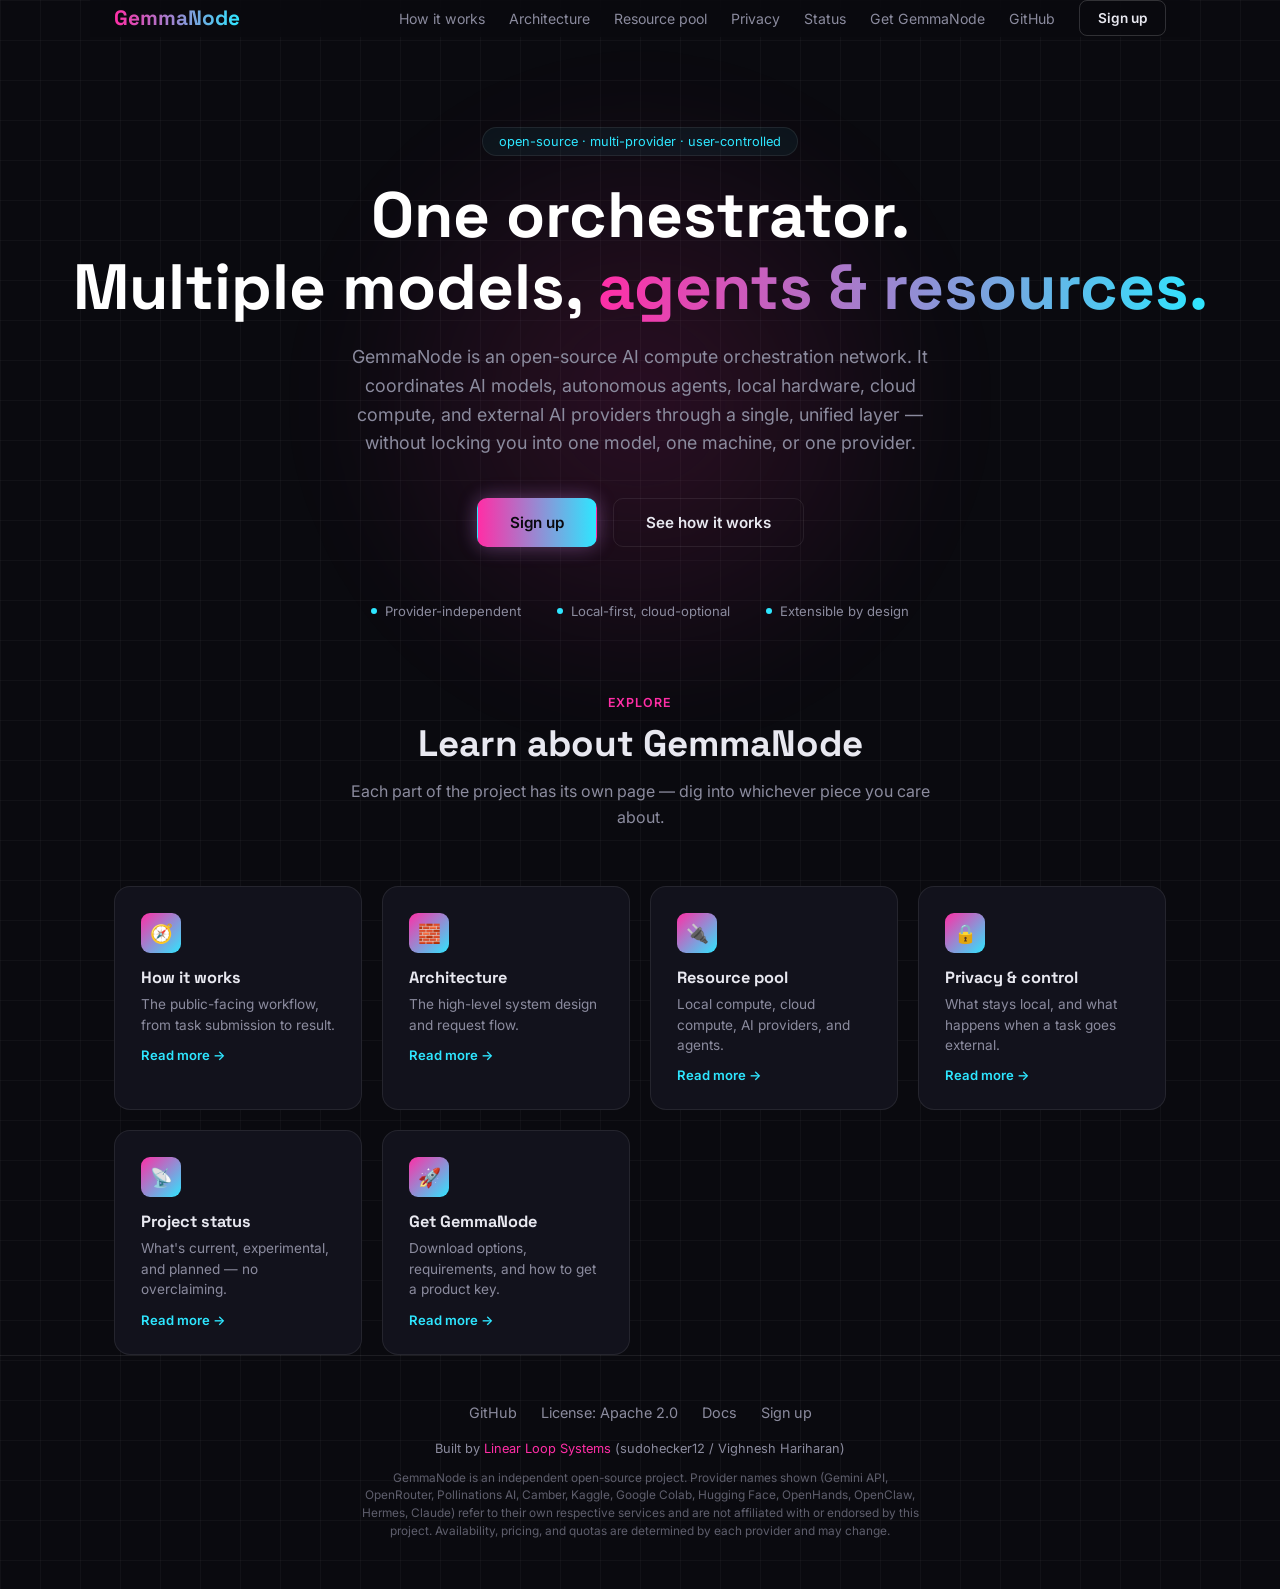
<file: index.html>
<!DOCTYPE html>
<html lang="en">
<head>
<meta charset="UTF-8">
<meta name="viewport" content="width=device-width, initial-scale=1.0">
<title>GemmaNode — AI Compute Orchestration Network</title>
<meta name="description" content="GemmaNode is an open-source AI compute orchestration network that coordinates AI models, autonomous agents, local hardware, cloud compute, and external AI providers through one unified layer.">
<meta name="theme-color" content="#0a0a0f">
<meta property="og:title" content="GemmaNode — AI Compute Orchestration Network">
<meta property="og:description" content="GemmaNode is an open-source AI compute orchestration network that coordinates AI models, autonomous agents, local hardware, cloud compute, and external AI providers through one unified layer.">
<meta property="og:type" content="website">
<link rel="icon" type="image/svg+xml" href="/logo.svg">
<link rel="preconnect" href="https://fonts.googleapis.com">
<link href="https://fonts.googleapis.com/css2?family=Space+Grotesk:wght@400;500;600;700&family=Inter:wght@400;500;600&family=JetBrains+Mono:wght@400;500&display=swap" rel="stylesheet">
<link rel="stylesheet" href="styles.css">
</head>
<body>
<a href="#main" class="skip-link">Skip to content</a>
<nav class="wrap" id="site-nav">
  <a class="logo" href="index.html">GemmaNode</a>
  <div class="nav-links">
    <a class="nav-link" href="how-it-works.html">How it works</a>
    <a class="nav-link" href="architecture.html">Architecture</a>
    <a class="nav-link" href="resources.html">Resource pool</a>
    <a class="nav-link" href="privacy.html">Privacy</a>
    <a class="nav-link" href="status.html">Status</a>
    <a class="nav-link" href="get-started.html">Get GemmaNode</a>
    <a class="nav-link" href="https://github.com/Linear-Loop-Systems/GemmaNode">GitHub</a>
    <a class="nav-cta" href="signup.html">Sign up</a>
  </div>
</nav>
<main id="main">

<section class="hero">
  <div class="badge">open-source · multi-provider · user-controlled</div>
  <h1>One orchestrator.<br>Multiple models, <span>agents &amp; resources.</span></h1>
  <p>GemmaNode is an open-source AI compute orchestration network. It coordinates AI models, autonomous agents, local hardware, cloud compute, and external AI providers through a single, unified layer — without locking you into one model, one machine, or one provider.</p>
  <div class="btn-row">
    <a href="signup.html" class="btn btn-primary">Sign up</a>
    <a href="how-it-works.html" class="btn btn-ghost">See how it works</a>
  </div>
  <div class="hero-strip">
    <div><span class="dot"></span>Provider-independent</div>
    <div><span class="dot"></span>Local-first, cloud-optional</div>
    <div><span class="dot"></span>Extensible by design</div>
  </div>
</section>

<section class="wrap">
  <span class="eyebrow">Explore</span>
  <div class="section-title">
    <h2>Learn about GemmaNode</h2>
    <p>Each part of the project has its own page — dig into whichever piece you care about.</p>
  </div>
  <div class="home-links">
    <a class="home-link-card" href="how-it-works.html">
      <div class="icon">🧭</div>
      <h3>How it works</h3>
      <p>The public-facing workflow, from task submission to result.</p>
      <div class="arrow">Read more →</div>
    </a>
    <a class="home-link-card" href="architecture.html">
      <div class="icon">🧱</div>
      <h3>Architecture</h3>
      <p>The high-level system design and request flow.</p>
      <div class="arrow">Read more →</div>
    </a>
    <a class="home-link-card" href="resources.html">
      <div class="icon">🔌</div>
      <h3>Resource pool</h3>
      <p>Local compute, cloud compute, AI providers, and agents.</p>
      <div class="arrow">Read more →</div>
    </a>
    <a class="home-link-card" href="privacy.html">
      <div class="icon">🔒</div>
      <h3>Privacy &amp; control</h3>
      <p>What stays local, and what happens when a task goes external.</p>
      <div class="arrow">Read more →</div>
    </a>
    <a class="home-link-card" href="status.html">
      <div class="icon">📡</div>
      <h3>Project status</h3>
      <p>What's current, experimental, and planned — no overclaiming.</p>
      <div class="arrow">Read more →</div>
    </a>
    <a class="home-link-card" href="get-started.html">
      <div class="icon">🚀</div>
      <h3>Get GemmaNode</h3>
      <p>Download options, requirements, and how to get a product key.</p>
      <div class="arrow">Read more →</div>
    </a>
  </div>
</section>
</main>
<footer>
  <div class="foot-links">
    <a href="https://github.com/Linear-Loop-Systems/GemmaNode">GitHub</a>
    <a href="YOUR_LICENSE_URL">License: Apache 2.0</a>
    <a href="YOUR_DOCS_URL">Docs</a>
    <a href="signup.html">Sign up</a>
  </div>
  <div class="credit">Built by <span>Linear Loop Systems</span> (sudohecker12 / Vighnesh Hariharan)</div>
  <p class="disclosure">GemmaNode is an independent open-source project. Provider names shown (Gemini API, OpenRouter, Pollinations AI, Camber, Kaggle, Google Colab, Hugging Face, OpenHands, OpenClaw, Hermes, Claude) refer to their own respective services and are not affiliated with or endorsed by this project. Availability, pricing, and quotas are determined by each provider and may change.</p>
</footer>
<script src="app.js"></script>
</body>
</html>
</file>
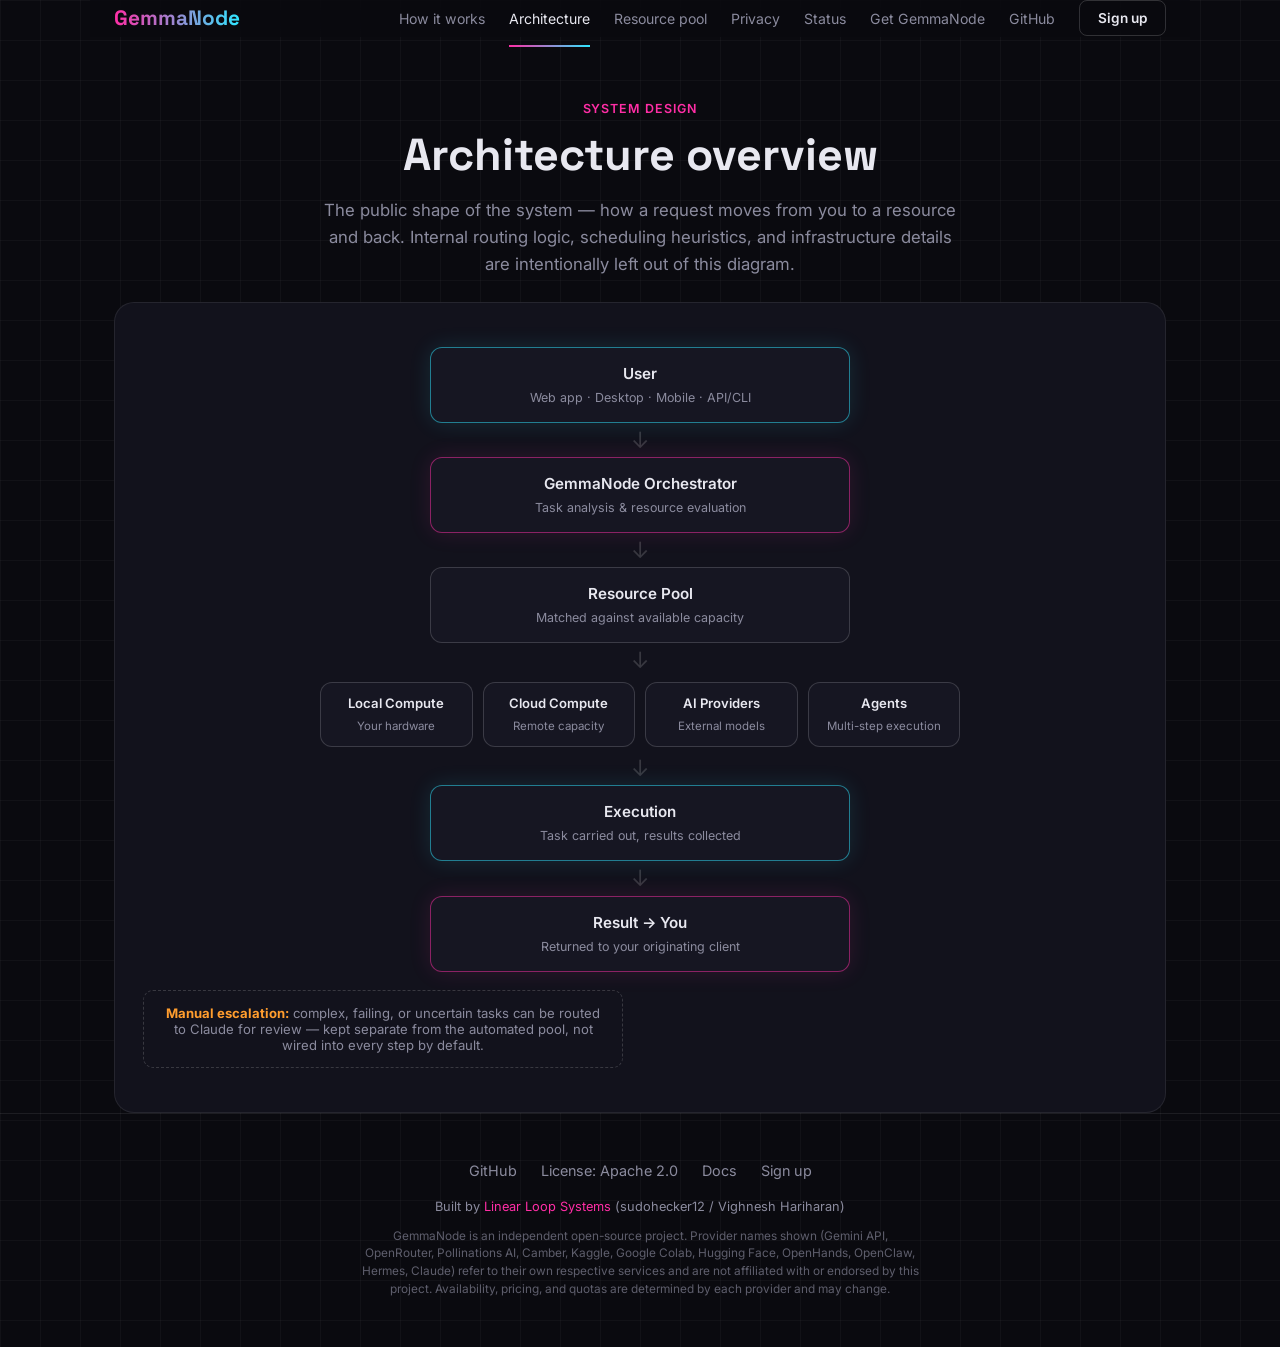
<file: architecture.html>
<!DOCTYPE html>
<html lang="en">
<head>
<meta charset="UTF-8">
<meta name="viewport" content="width=device-width, initial-scale=1.0">
<title>GemmaNode Architecture</title>
<meta name="description" content="The public architecture overview of GemmaNode — how a request flows from user to resource and back.">
<meta name="theme-color" content="#0a0a0f">
<meta property="og:title" content="GemmaNode Architecture">
<meta property="og:description" content="The public architecture overview of GemmaNode — how a request flows from user to resource and back.">
<meta property="og:type" content="website">
<link rel="icon" type="image/svg+xml" href="/logo.svg">
<link rel="preconnect" href="https://fonts.googleapis.com">
<link href="https://fonts.googleapis.com/css2?family=Space+Grotesk:wght@400;500;600;700&family=Inter:wght@400;500;600&family=JetBrains+Mono:wght@400;500&display=swap" rel="stylesheet">
<link rel="stylesheet" href="styles.css">
</head>
<body>
<a href="#main" class="skip-link">Skip to content</a>
<nav class="wrap" id="site-nav">
  <a class="logo" href="index.html">GemmaNode</a>
  <div class="nav-links">
    <a class="nav-link" href="how-it-works.html">How it works</a>
    <a class="nav-link active" href="architecture.html">Architecture</a>
    <a class="nav-link" href="resources.html">Resource pool</a>
    <a class="nav-link" href="privacy.html">Privacy</a>
    <a class="nav-link" href="status.html">Status</a>
    <a class="nav-link" href="get-started.html">Get GemmaNode</a>
    <a class="nav-link" href="https://github.com/Linear-Loop-Systems/GemmaNode">GitHub</a>
    <a class="nav-cta" href="signup.html">Sign up</a>
  </div>
</nav>
<main id="main">

<section class="page-hero">
  <span class="eyebrow">System design</span>
  <h1>Architecture overview</h1>
  <p>The public shape of the system — how a request moves from you to a resource and back. Internal routing logic, scheduling heuristics, and infrastructure details are intentionally left out of this diagram.</p>
</section>
<section class="wrap">
  <div class="flow-wrap">
    <div class="flow">
      <div class="flow-node accent"><h4>User</h4><span>Web app · Desktop · Mobile · API/CLI</span></div>
      <div class="flow-arrow">↓</div>
      <div class="flow-node pink"><h4>GemmaNode Orchestrator</h4><span>Task analysis &amp; resource evaluation</span></div>
      <div class="flow-arrow">↓</div>
      <div class="flow-node"><h4>Resource Pool</h4><span>Matched against available capacity</span></div>
      <div class="flow-arrow">↓</div>
      <div class="flow-pool">
        <div class="flow-node"><h4>Local Compute</h4><span>Your hardware</span></div>
        <div class="flow-node"><h4>Cloud Compute</h4><span>Remote capacity</span></div>
        <div class="flow-node"><h4>AI Providers</h4><span>External models</span></div>
        <div class="flow-node"><h4>Agents</h4><span>Multi-step execution</span></div>
      </div>
      <div class="flow-arrow">↓</div>
      <div class="flow-node accent"><h4>Execution</h4><span>Task carried out, results collected</span></div>
      <div class="flow-arrow">↓</div>
      <div class="flow-node pink"><h4>Result → You</h4><span>Returned to your originating client</span></div>
    </div>
    <div class="escalation-note">
      <b>Manual escalation:</b> complex, failing, or uncertain tasks can be routed to Claude for review — kept separate from the automated pool, not wired into every step by default.
    </div>
  </div>
</section>
</main>
<footer>
  <div class="foot-links">
    <a href="https://github.com/Linear-Loop-Systems/GemmaNode">GitHub</a>
    <a href="YOUR_LICENSE_URL">License: Apache 2.0</a>
    <a href="YOUR_DOCS_URL">Docs</a>
    <a href="signup.html">Sign up</a>
  </div>
  <div class="credit">Built by <span>Linear Loop Systems</span> (sudohecker12 / Vighnesh Hariharan)</div>
  <p class="disclosure">GemmaNode is an independent open-source project. Provider names shown (Gemini API, OpenRouter, Pollinations AI, Camber, Kaggle, Google Colab, Hugging Face, OpenHands, OpenClaw, Hermes, Claude) refer to their own respective services and are not affiliated with or endorsed by this project. Availability, pricing, and quotas are determined by each provider and may change.</p>
</footer>
<script src="app.js"></script>
</body>
</html>
</file>
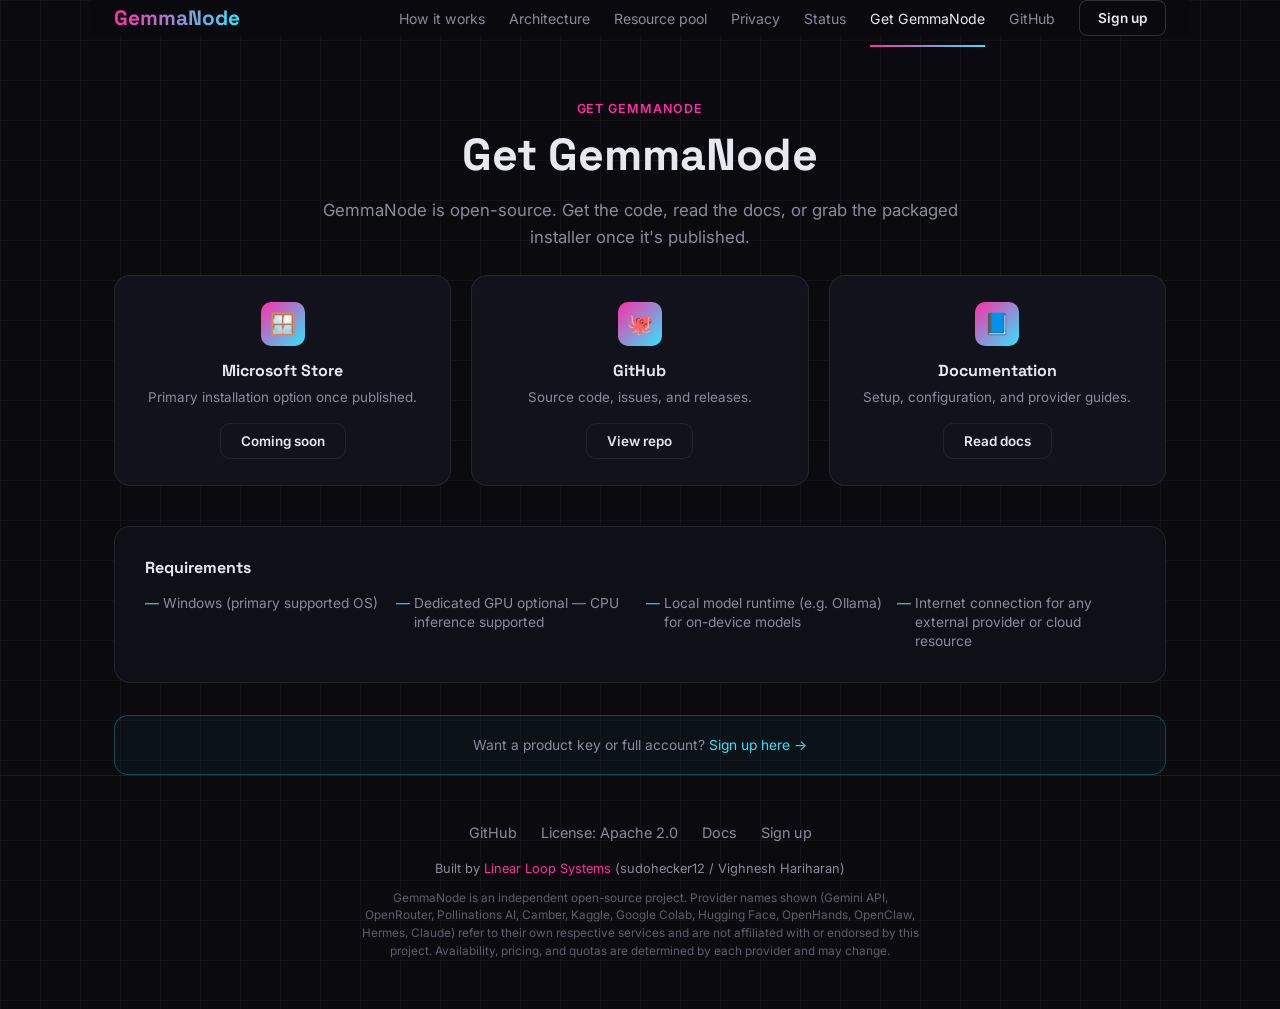
<file: get-started.html>
<!DOCTYPE html>
<html lang="en">
<head>
<meta charset="UTF-8">
<meta name="viewport" content="width=device-width, initial-scale=1.0">
<title>Get GemmaNode</title>
<meta name="description" content="Download GemmaNode, read the docs, check requirements, and get a free product key.">
<meta name="theme-color" content="#0a0a0f">
<meta property="og:title" content="Get GemmaNode">
<meta property="og:description" content="Download GemmaNode, read the docs, check requirements, and get a free product key.">
<meta property="og:type" content="website">
<link rel="icon" type="image/svg+xml" href="/logo.svg">
<link rel="preconnect" href="https://fonts.googleapis.com">
<link href="https://fonts.googleapis.com/css2?family=Space+Grotesk:wght@400;500;600;700&family=Inter:wght@400;500;600&family=JetBrains+Mono:wght@400;500&display=swap" rel="stylesheet">
<link rel="stylesheet" href="styles.css">
</head>
<body>
<a href="#main" class="skip-link">Skip to content</a>
<nav class="wrap" id="site-nav">
  <a class="logo" href="index.html">GemmaNode</a>
  <div class="nav-links">
    <a class="nav-link" href="how-it-works.html">How it works</a>
    <a class="nav-link" href="architecture.html">Architecture</a>
    <a class="nav-link" href="resources.html">Resource pool</a>
    <a class="nav-link" href="privacy.html">Privacy</a>
    <a class="nav-link" href="status.html">Status</a>
    <a class="nav-link active" href="get-started.html">Get GemmaNode</a>
    <a class="nav-link" href="https://github.com/Linear-Loop-Systems/GemmaNode">GitHub</a>
    <a class="nav-cta" href="signup.html">Sign up</a>
  </div>
</nav>
<main id="main">

<section class="page-hero">
  <span class="eyebrow">Get GemmaNode</span>
  <h1>Get GemmaNode</h1>
  <p>GemmaNode is open-source. Get the code, read the docs, or grab the packaged installer once it's published.</p>
</section>
<section class="wrap">
  <div class="get-grid">
    <div class="get-card">
      <div class="icon">🪟</div>
      <h3>Microsoft Store</h3>
      <p>Primary installation option once published.</p>
      <a class="btn btn-ghost" href="YOUR_STORE_URL">Coming soon</a>
    </div>
    <div class="get-card">
      <div class="icon">🐙</div>
      <h3>GitHub</h3>
      <p>Source code, issues, and releases.</p>
      <a class="btn btn-ghost" href="https://github.com/Linear-Loop-Systems/GemmaNode">View repo</a>
    </div>
    <div class="get-card">
      <div class="icon">📘</div>
      <h3>Documentation</h3>
      <p>Setup, configuration, and provider guides.</p>
      <a class="btn btn-ghost" href="YOUR_DOCS_URL">Read docs</a>
    </div>
  </div>
  <div class="req-box">
    <h3>Requirements</h3>
    <ul class="req-list">
      <li>Windows (primary supported OS)</li>
      <li>Dedicated GPU optional — CPU inference supported</li>
      <li>Local model runtime (e.g. Ollama) for on-device models</li>
      <li>Internet connection for any external provider or cloud resource</li>
    </ul>
  </div>
  <div class="note-box" style="margin-top:32px;text-align:center;">
    Want a product key or full account? <a href="signup.html" style="color:var(--blue);">Sign up here →</a>
  </div>
</section>
</main>
<footer>
  <div class="foot-links">
    <a href="https://github.com/Linear-Loop-Systems/GemmaNode">GitHub</a>
    <a href="YOUR_LICENSE_URL">License: Apache 2.0</a>
    <a href="YOUR_DOCS_URL">Docs</a>
    <a href="signup.html">Sign up</a>
  </div>
  <div class="credit">Built by <span>Linear Loop Systems</span> (sudohecker12 / Vighnesh Hariharan)</div>
  <p class="disclosure">GemmaNode is an independent open-source project. Provider names shown (Gemini API, OpenRouter, Pollinations AI, Camber, Kaggle, Google Colab, Hugging Face, OpenHands, OpenClaw, Hermes, Claude) refer to their own respective services and are not affiliated with or endorsed by this project. Availability, pricing, and quotas are determined by each provider and may change.</p>
</footer>
<script src="app.js"></script>
</body>
</html>
</file>
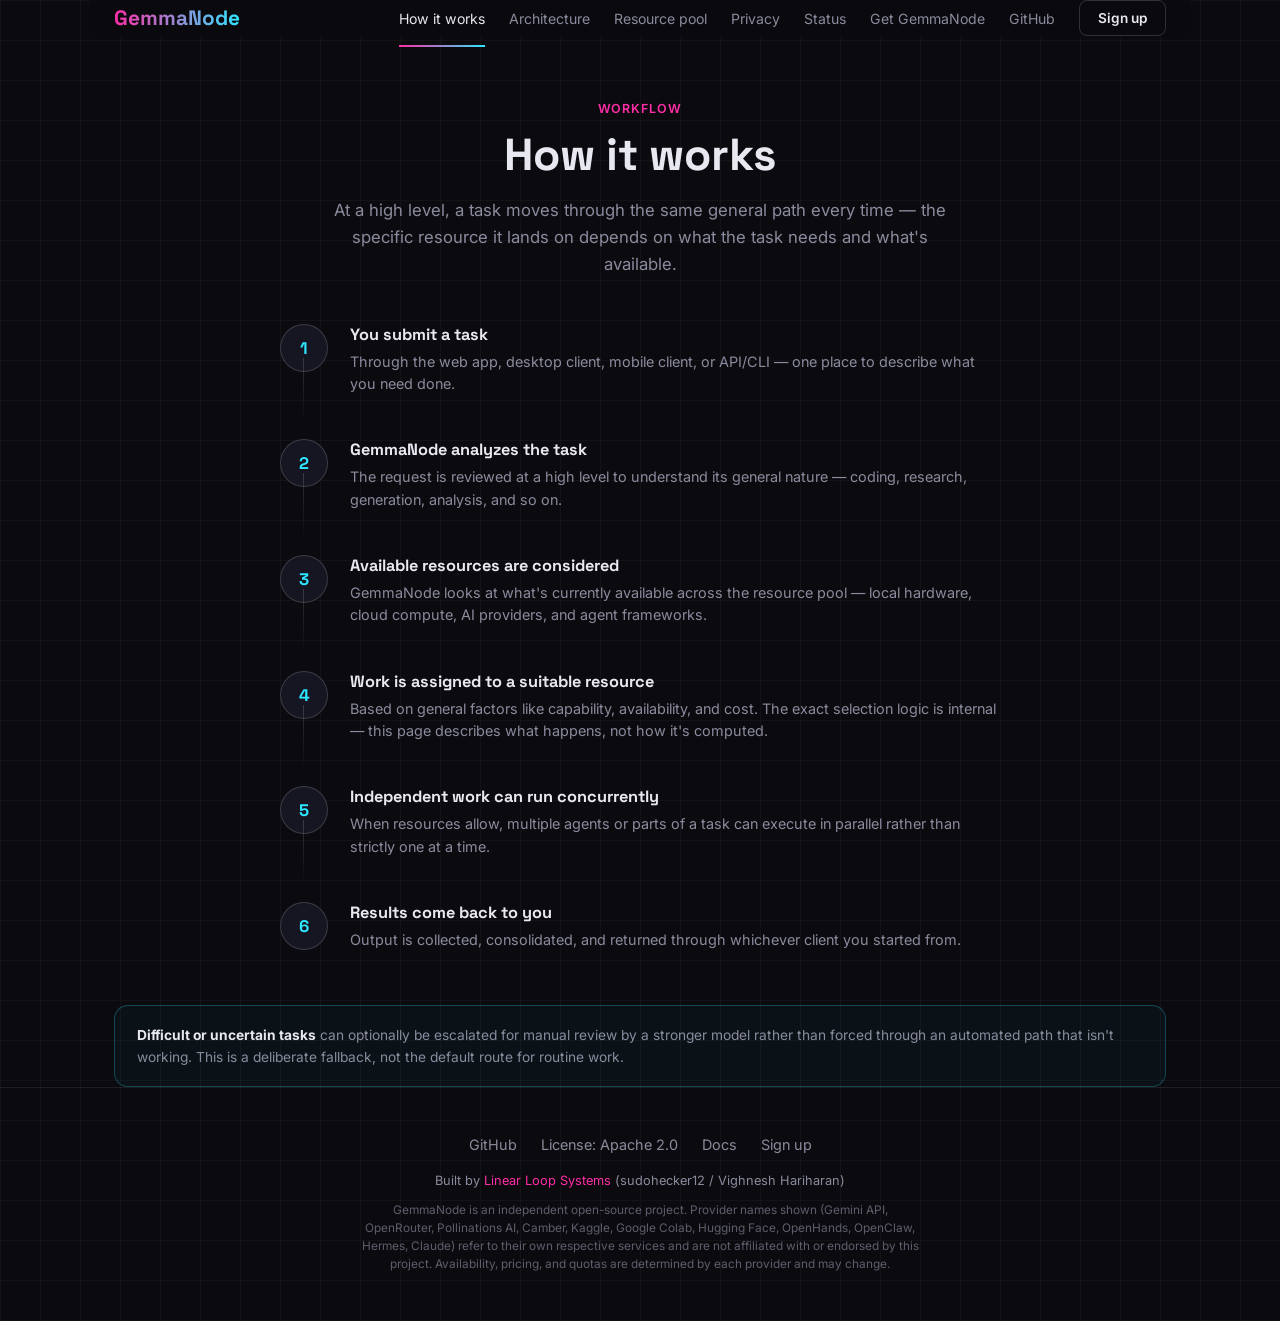
<file: how-it-works.html>
<!DOCTYPE html>
<html lang="en">
<head>
<meta charset="UTF-8">
<meta name="viewport" content="width=device-width, initial-scale=1.0">
<title>How GemmaNode Works</title>
<meta name="description" content="The public-facing workflow of GemmaNode, from task submission to result — in six steps.">
<meta name="theme-color" content="#0a0a0f">
<meta property="og:title" content="How GemmaNode Works">
<meta property="og:description" content="The public-facing workflow of GemmaNode, from task submission to result — in six steps.">
<meta property="og:type" content="website">
<link rel="icon" type="image/svg+xml" href="/logo.svg">
<link rel="preconnect" href="https://fonts.googleapis.com">
<link href="https://fonts.googleapis.com/css2?family=Space+Grotesk:wght@400;500;600;700&family=Inter:wght@400;500;600&family=JetBrains+Mono:wght@400;500&display=swap" rel="stylesheet">
<link rel="stylesheet" href="styles.css">
</head>
<body>
<a href="#main" class="skip-link">Skip to content</a>
<nav class="wrap" id="site-nav">
  <a class="logo" href="index.html">GemmaNode</a>
  <div class="nav-links">
    <a class="nav-link active" href="how-it-works.html">How it works</a>
    <a class="nav-link" href="architecture.html">Architecture</a>
    <a class="nav-link" href="resources.html">Resource pool</a>
    <a class="nav-link" href="privacy.html">Privacy</a>
    <a class="nav-link" href="status.html">Status</a>
    <a class="nav-link" href="get-started.html">Get GemmaNode</a>
    <a class="nav-link" href="https://github.com/Linear-Loop-Systems/GemmaNode">GitHub</a>
    <a class="nav-cta" href="signup.html">Sign up</a>
  </div>
</nav>
<main id="main">

<section class="page-hero">
  <span class="eyebrow">Workflow</span>
  <h1>How it works</h1>
  <p>At a high level, a task moves through the same general path every time — the specific resource it lands on depends on what the task needs and what's available.</p>
</section>
<section class="wrap">
  <div class="steps">
    <div class="step">
      <div class="step-num">1</div>
      <div class="step-body">
        <h3>You submit a task</h3>
        <p>Through the web app, desktop client, mobile client, or API/CLI — one place to describe what you need done.</p>
      </div>
    </div>
    <div class="step">
      <div class="step-num">2</div>
      <div class="step-body">
        <h3>GemmaNode analyzes the task</h3>
        <p>The request is reviewed at a high level to understand its general nature — coding, research, generation, analysis, and so on.</p>
      </div>
    </div>
    <div class="step">
      <div class="step-num">3</div>
      <div class="step-body">
        <h3>Available resources are considered</h3>
        <p>GemmaNode looks at what's currently available across the resource pool — local hardware, cloud compute, AI providers, and agent frameworks.</p>
      </div>
    </div>
    <div class="step">
      <div class="step-num">4</div>
      <div class="step-body">
        <h3>Work is assigned to a suitable resource</h3>
        <p>Based on general factors like capability, availability, and cost. The exact selection logic is internal — this page describes what happens, not how it's computed.</p>
      </div>
    </div>
    <div class="step">
      <div class="step-num">5</div>
      <div class="step-body">
        <h3>Independent work can run concurrently</h3>
        <p>When resources allow, multiple agents or parts of a task can execute in parallel rather than strictly one at a time.</p>
      </div>
    </div>
    <div class="step">
      <div class="step-num">6</div>
      <div class="step-body">
        <h3>Results come back to you</h3>
        <p>Output is collected, consolidated, and returned through whichever client you started from.</p>
      </div>
    </div>
  </div>
  <div class="note-box">
    <b>Difficult or uncertain tasks</b> can optionally be escalated for manual review by a stronger model rather than forced through an automated path that isn't working. This is a deliberate fallback, not the default route for routine work.
  </div>
</section>
</main>
<footer>
  <div class="foot-links">
    <a href="https://github.com/Linear-Loop-Systems/GemmaNode">GitHub</a>
    <a href="YOUR_LICENSE_URL">License: Apache 2.0</a>
    <a href="YOUR_DOCS_URL">Docs</a>
    <a href="signup.html">Sign up</a>
  </div>
  <div class="credit">Built by <span>Linear Loop Systems</span> (sudohecker12 / Vighnesh Hariharan)</div>
  <p class="disclosure">GemmaNode is an independent open-source project. Provider names shown (Gemini API, OpenRouter, Pollinations AI, Camber, Kaggle, Google Colab, Hugging Face, OpenHands, OpenClaw, Hermes, Claude) refer to their own respective services and are not affiliated with or endorsed by this project. Availability, pricing, and quotas are determined by each provider and may change.</p>
</footer>
<script src="app.js"></script>
</body>
</html>
</file>
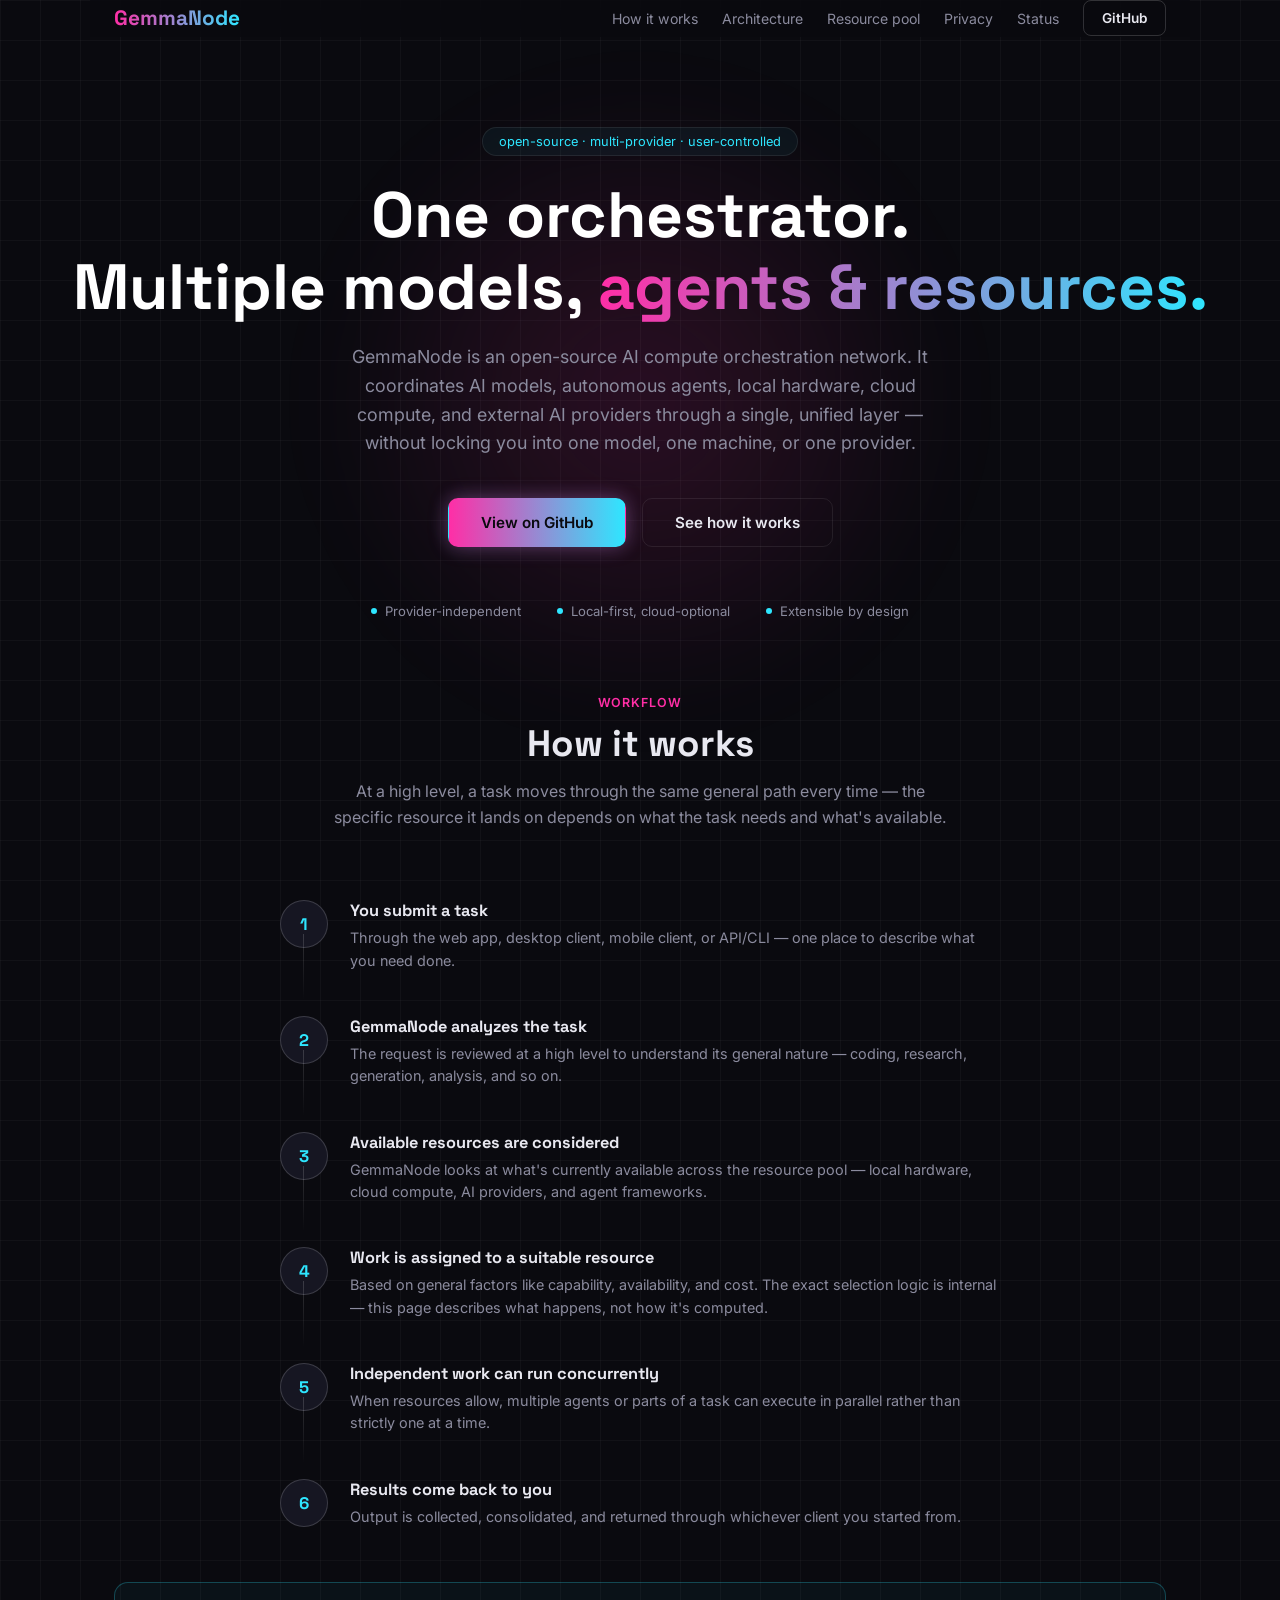
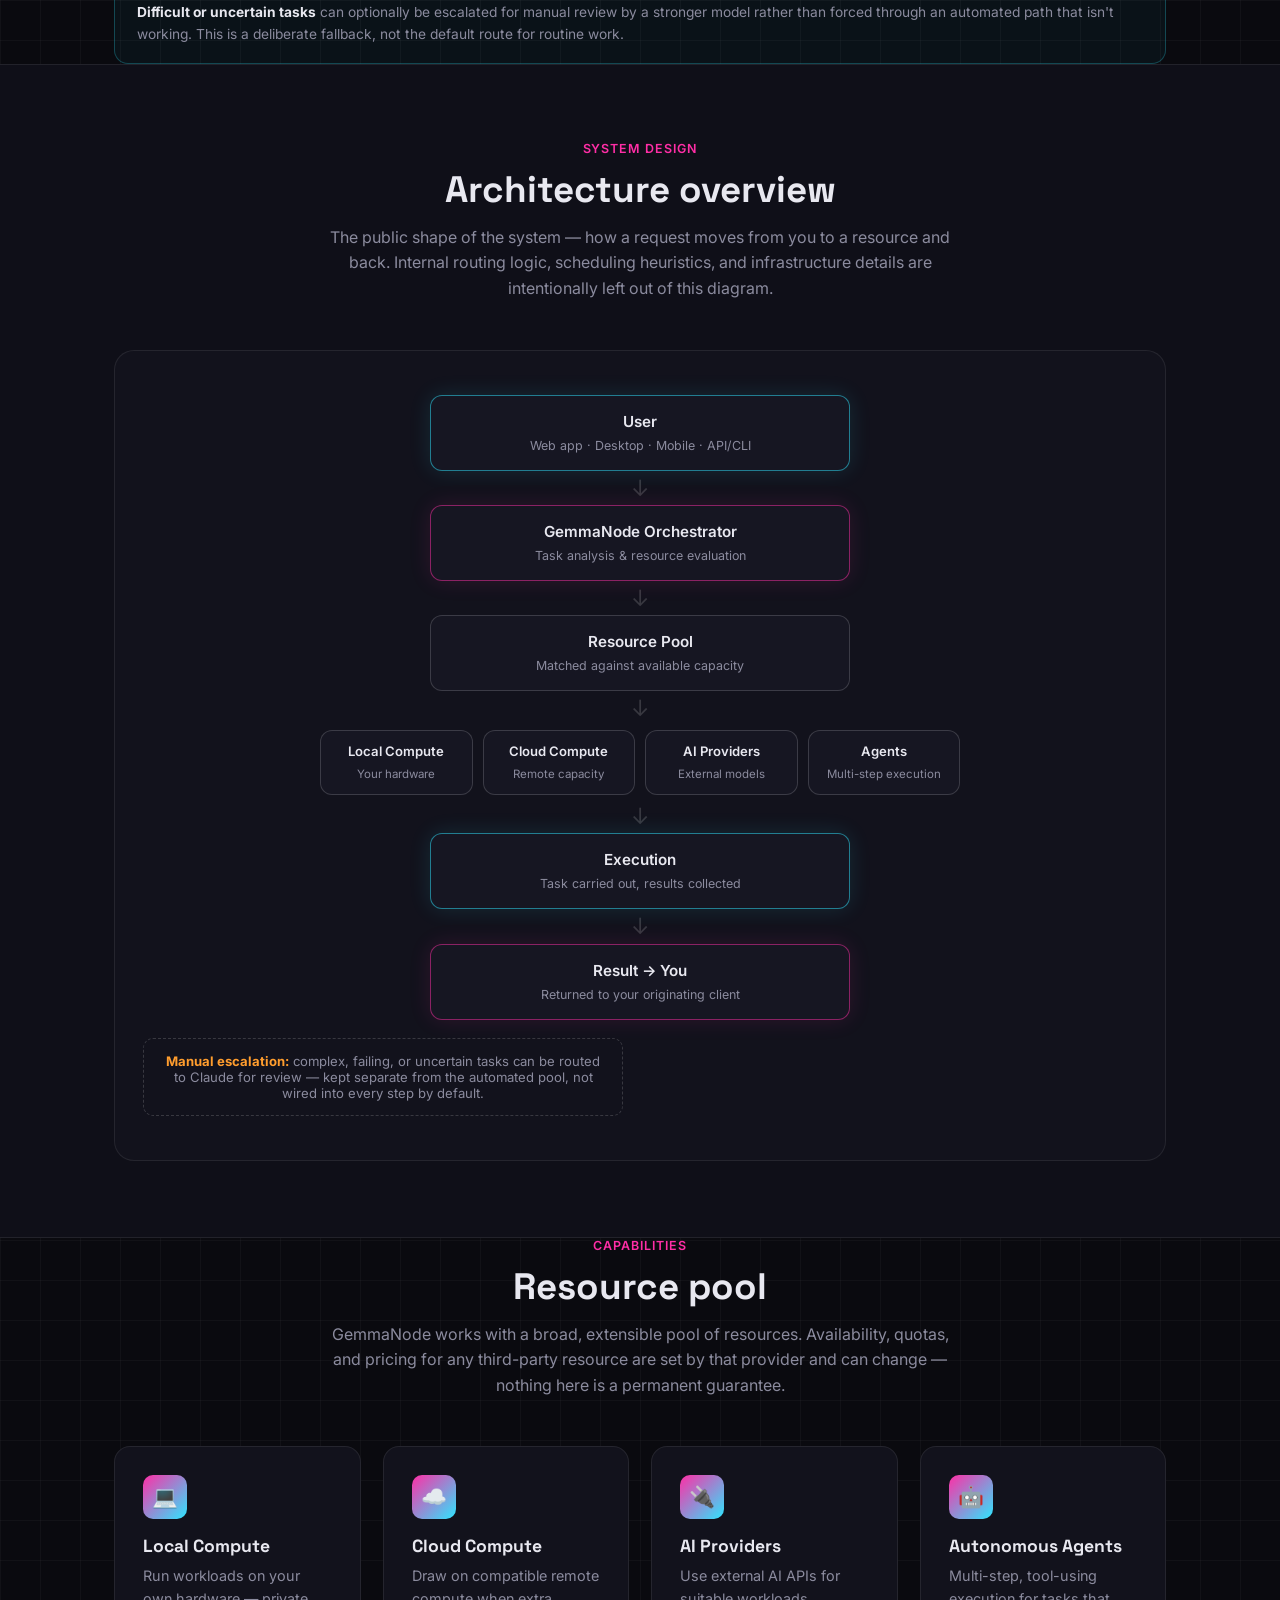
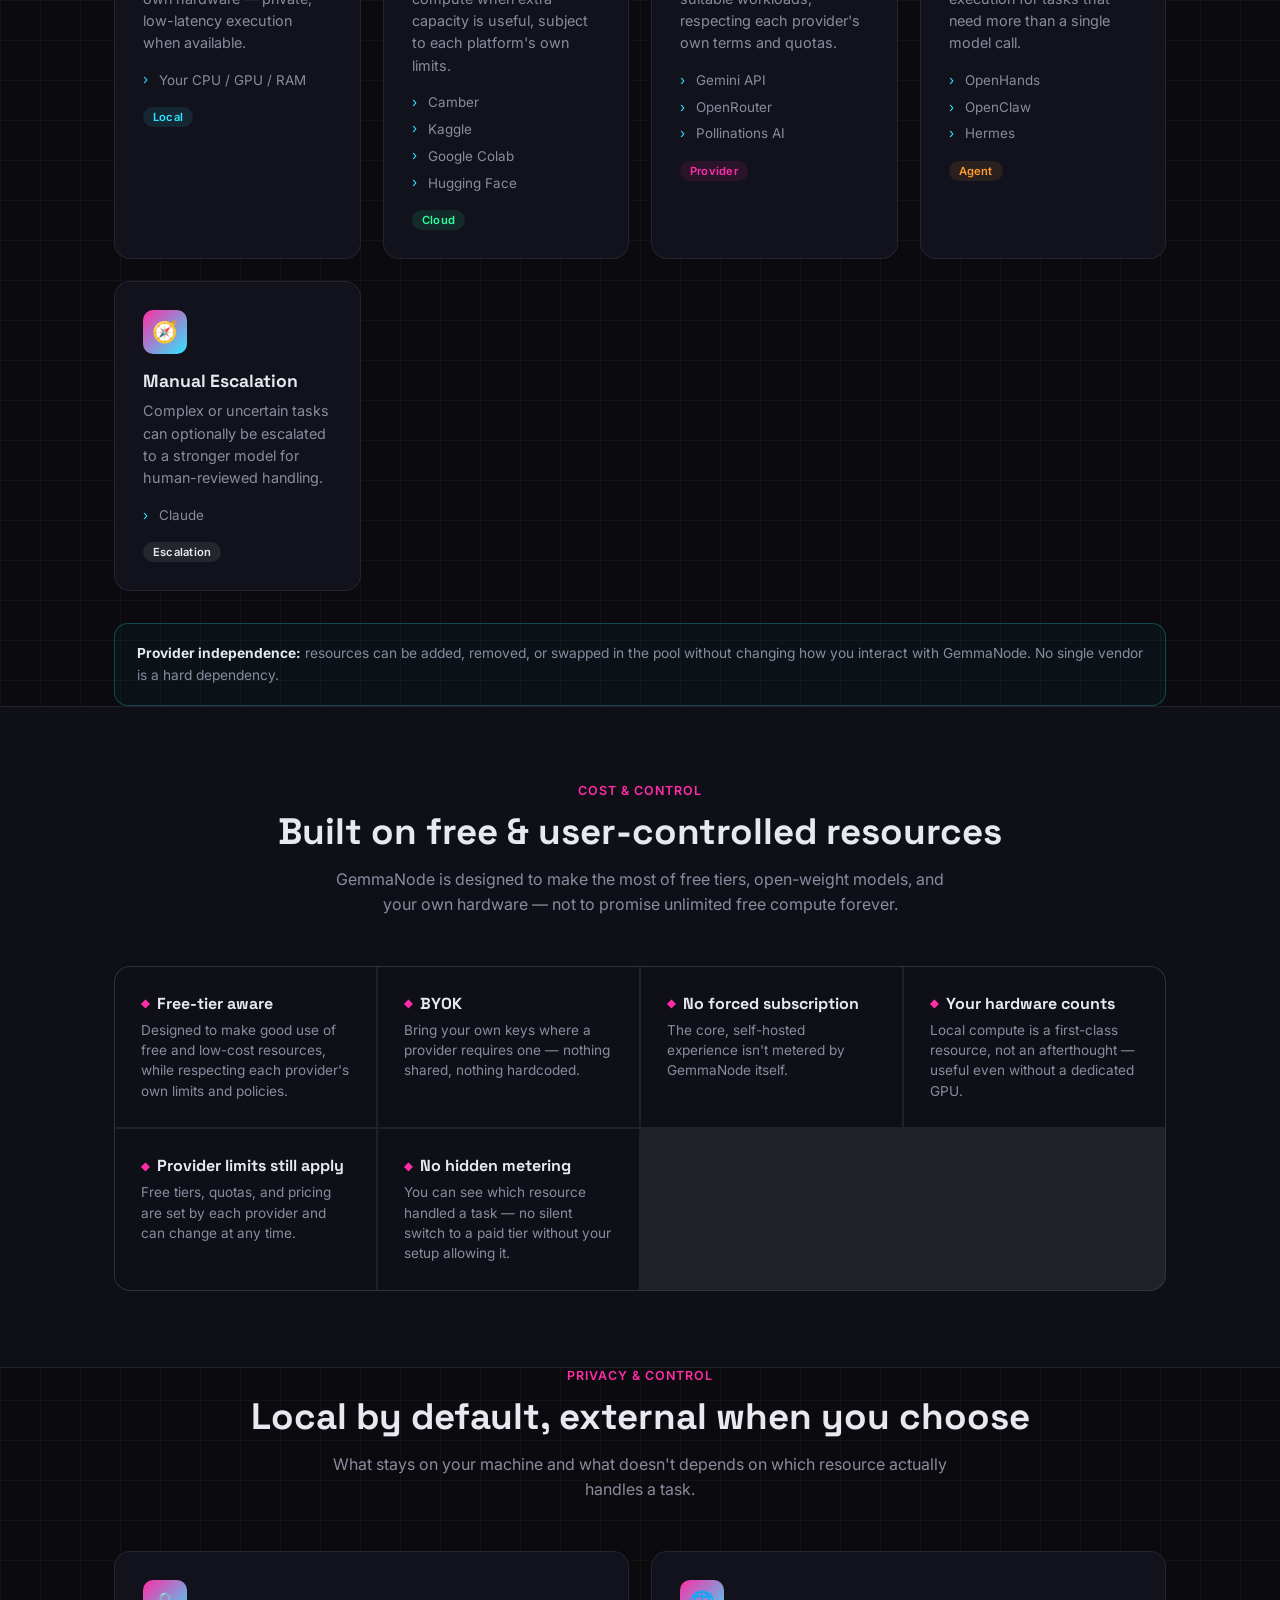
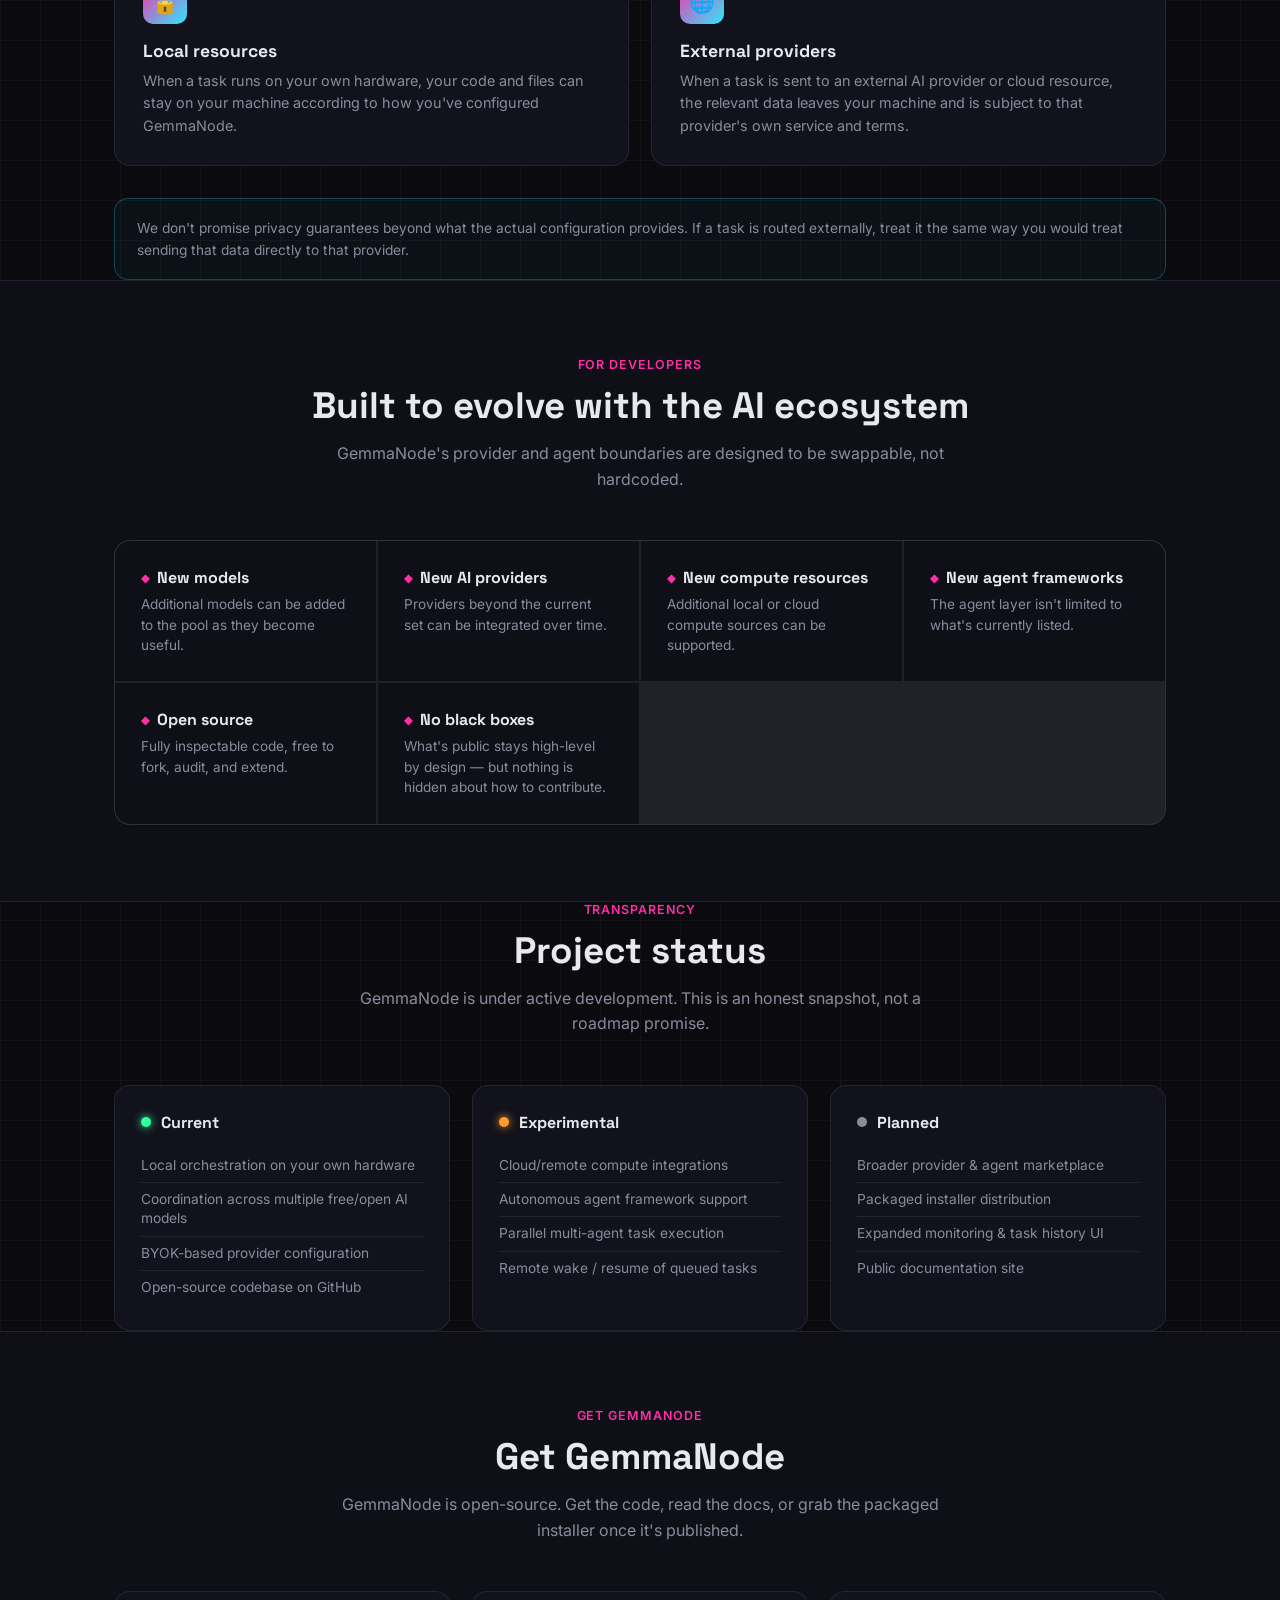
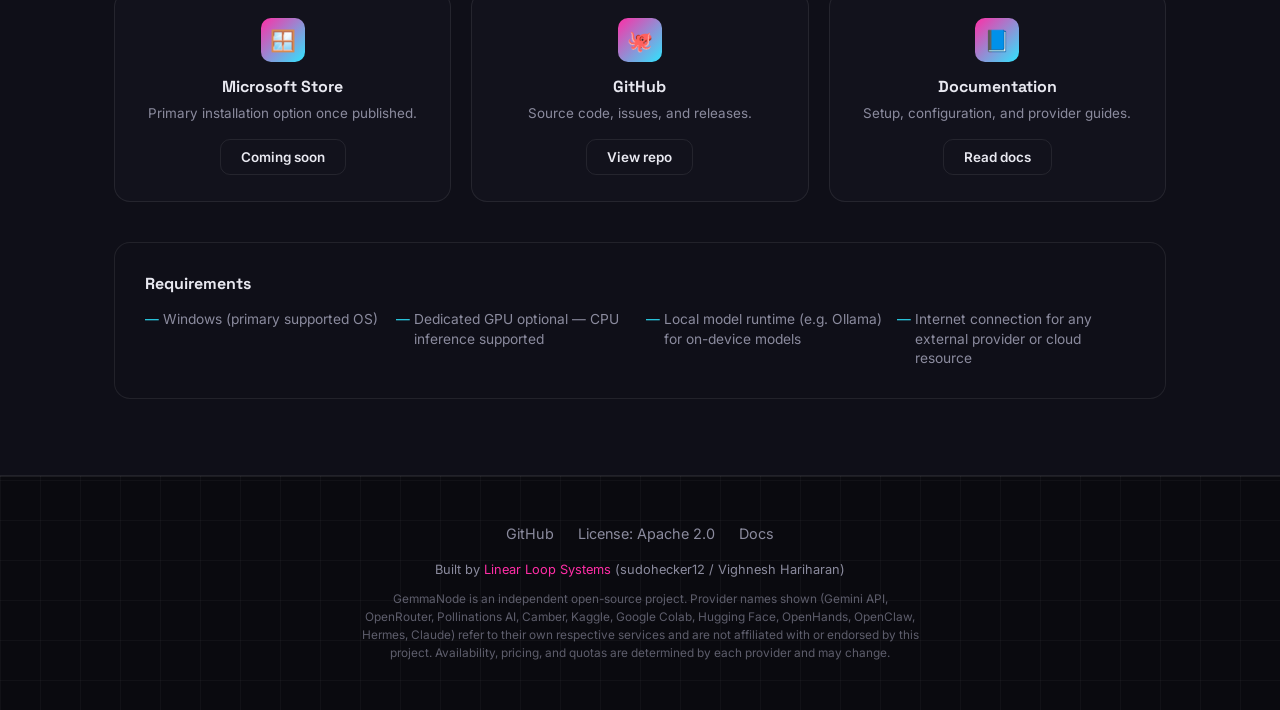
<file: index-15.html>
<!DOCTYPE html>
<html lang="en">
<head>
<meta charset="UTF-8">
<meta name="viewport" content="width=device-width, initial-scale=1.0">
<title>GemmaNode — AI Compute Orchestration Network</title>
<meta name="description" content="GemmaNode is an open-source AI compute orchestration network that coordinates AI models, autonomous agents, local hardware, cloud compute, and external AI providers through one unified layer.">
<meta name="theme-color" content="#0a0a0f">
<meta property="og:title" content="GemmaNode — AI Compute Orchestration Network">
<meta property="og:description" content="One orchestrator. Multiple AI models, agents, and compute resources. Open-source, provider-independent, user-controlled.">
<meta property="og:type" content="website">
<link rel="icon" type="image/svg+xml" href="/logo.svg">
<link rel="preconnect" href="https://fonts.googleapis.com">
<link href="https://fonts.googleapis.com/css2?family=Space+Grotesk:wght@400;500;600;700&family=Inter:wght@400;500;600&family=JetBrains+Mono:wght@400;500&display=swap" rel="stylesheet">
<style>
  :root{
    --bg:#0a0a0f;
    --bg2:#0f0f18;
    --pink:#ff2ea6;
    --blue:#2ee6ff;
    --green:#2eff9d;
    --orange:#ff9d2e;
    --text:#e8e8f0;
    --muted:#8b8b9e;
    --card:#12121c;
    --card2:#161622;
    --border:rgba(255,255,255,0.08);
    --border-strong:rgba(255,255,255,0.16);
  }
  *{margin:0;padding:0;box-sizing:border-box;}
  html{scroll-behavior:smooth;}
  body{
    background:var(--bg);
    color:var(--text);
    font-family:'Inter',sans-serif;
    overflow-x:hidden;
    background-image:
      linear-gradient(rgba(255,255,255,0.03) 1px, transparent 1px),
      linear-gradient(90deg, rgba(255,255,255,0.03) 1px, transparent 1px);
    background-size:40px 40px;
  }
  h1,h2,h3{font-family:'Space Grotesk',sans-serif;}
  code, .mono{font-family:'JetBrains Mono',monospace;}
  a{text-decoration:none;color:inherit;}
  a:focus-visible, button:focus-visible{outline:2px solid var(--blue);outline-offset:3px;border-radius:4px;}
  .wrap{max-width:1100px;margin:0 auto;padding:0 24px;}

  .skip-link{position:absolute;left:-999px;top:0;background:var(--blue);color:#0a0a0f;padding:10px 18px;border-radius:0 0 8px 0;font-weight:600;z-index:999;}
  .skip-link:focus{left:0;}

  @media (prefers-reduced-motion: reduce){
    *{animation-duration:.01ms !important;animation-iteration-count:1 !important;transition-duration:.01ms !important;}
  }

  nav{display:flex;justify-content:space-between;align-items:center;padding:22px 0;flex-wrap:wrap;gap:14px;position:sticky;top:0;z-index:50;background:rgba(10,10,15,0.75);backdrop-filter:blur(10px);border-bottom:1px solid transparent;}
  nav.scrolled{border-bottom:1px solid var(--border);}
  .logo{font-family:'Space Grotesk',sans-serif;font-weight:700;font-size:1.3rem;
    background:linear-gradient(90deg,var(--pink),var(--blue));
    -webkit-background-clip:text;background-clip:text;color:transparent;}
  .nav-links{display:flex;flex-wrap:wrap;align-items:center;}
  .nav-link{color:var(--muted);font-size:0.88rem;margin-left:24px;transition:color .2s;white-space:nowrap;}
  .nav-link:hover{color:var(--text);}
  .nav-cta{margin-left:24px;padding:9px 18px;border-radius:8px;border:1px solid var(--border-strong);font-size:0.85rem;font-weight:600;transition:all .2s;}
  .nav-cta:hover{border-color:var(--blue);box-shadow:0 0 14px rgba(46,230,255,0.25);}

  .hero{text-align:center;padding:90px 24px 76px;position:relative;}
  .hero::before{
    content:"";position:absolute;top:6%;left:50%;transform:translateX(-50%);
    width:650px;height:650px;
    background:radial-gradient(circle, rgba(255,46,166,0.14), transparent 70%);
    filter:blur(40px);z-index:-1;
  }
  .badge{display:inline-block;padding:6px 16px;border:1px solid var(--border);
    border-radius:999px;font-size:0.8rem;color:var(--blue);margin-bottom:24px;
    background:rgba(46,230,255,0.05);}
  .hero h1{font-size:clamp(2.3rem,5.6vw,4rem);font-weight:700;line-height:1.12;
    color:#fff;
    margin-bottom:20px;}
  .hero h1 span{
    background:linear-gradient(90deg,var(--pink),var(--blue));
    -webkit-background-clip:text;background-clip:text;color:transparent;
  }
  .hero p{color:var(--muted);font-size:1.12rem;max-width:600px;margin:0 auto 40px;line-height:1.6;}
  .btn-row{display:flex;gap:16px;justify-content:center;flex-wrap:wrap;}
  .btn{
    padding:14px 32px;border-radius:10px;font-weight:600;font-size:0.95rem;
    display:inline-block;transition:all .25s ease;border:1px solid transparent;
  }
  .btn-primary{
    background:linear-gradient(90deg,var(--pink),var(--blue));
    color:#0a0a0f;box-shadow:0 0 20px rgba(255,46,166,0.3),0 0 20px rgba(46,230,255,0.2);
  }
  .btn-primary:hover{box-shadow:0 0 34px rgba(255,46,166,0.55),0 0 34px rgba(46,230,255,0.4);transform:translateY(-2px);}
  .btn-ghost{border-color:var(--border);color:var(--text);}
  .btn-ghost:hover{border-color:var(--blue);box-shadow:0 0 16px rgba(46,230,255,0.25);}

  /* hero strip stats */
  .hero-strip{display:flex;justify-content:center;gap:36px;flex-wrap:wrap;margin-top:56px;color:var(--muted);font-size:0.82rem;}
  .hero-strip div{display:flex;align-items:center;gap:8px;}
  .hero-strip .dot{width:6px;height:6px;border-radius:50%;background:var(--blue);}

  section{padding:76px 0;}
  .eyebrow{color:var(--pink);font-size:0.78rem;font-weight:600;letter-spacing:.08em;text-transform:uppercase;margin-bottom:10px;display:block;text-align:center;}
  .section-title{text-align:center;margin-bottom:48px;}
  .section-title h2{font-size:clamp(1.6rem,4vw,2.3rem);margin-bottom:12px;}
  .section-title p{color:var(--muted);font-size:1rem;max-width:620px;margin:0 auto;line-height:1.6;}

  .grid{display:grid;grid-template-columns:repeat(auto-fit,minmax(230px,1fr));gap:22px;}
  .card{
    background:var(--card);border:1px solid var(--border);border-radius:16px;
    padding:28px;transition:all .3s ease;position:relative;overflow:hidden;
    opacity:0;transform:translateY(16px);animation:fadeIn .6s ease forwards;
  }
  .card:nth-child(1){animation-delay:.05s;}
  .card:nth-child(2){animation-delay:.15s;}
  .card:nth-child(3){animation-delay:.25s;}
  .card:nth-child(4){animation-delay:.35s;}
  .card:nth-child(5){animation-delay:.45s;}
  @keyframes fadeIn{to{opacity:1;transform:translateY(0);}}
  .card:hover{
    border-color:rgba(255,46,166,0.4);
    box-shadow:0 0 30px rgba(255,46,166,0.12), 0 0 30px rgba(46,230,255,0.08);
    transform:translateY(-4px);
  }
  .card .icon{
    width:44px;height:44px;border-radius:10px;margin-bottom:16px;
    background:linear-gradient(135deg,var(--pink),var(--blue));
    display:flex;align-items:center;justify-content:center;font-size:1.3rem;
  }
  .card h3{font-size:1.1rem;margin-bottom:8px;}
  .card p{color:var(--muted);font-size:0.9rem;line-height:1.55;}
  .card ul{margin-top:12px;padding-left:0;list-style:none;}
  .card ul li{color:var(--muted);font-size:0.84rem;padding:4px 0 4px 16px;position:relative;line-height:1.4;}
  .card ul li::before{content:"›";position:absolute;left:0;color:var(--blue);}
  .card .tag{display:inline-block;margin-top:14px;padding:3px 10px;border-radius:999px;font-size:0.7rem;font-weight:600;letter-spacing:.02em;}
  .tag-local{background:rgba(46,230,255,0.1);color:var(--blue);}
  .tag-cloud{background:rgba(46,255,157,0.1);color:var(--green);}
  .tag-provider{background:rgba(255,46,166,0.1);color:var(--pink);}
  .tag-agent{background:rgba(255,157,46,0.1);color:var(--orange);}
  .tag-escalation{background:rgba(255,255,255,0.08);color:var(--text);}

  .features{background:var(--bg2);border-top:1px solid var(--border);border-bottom:1px solid var(--border);}
  .feat-grid{display:grid;grid-template-columns:repeat(auto-fit,minmax(240px,1fr));gap:2px;
    background:var(--border);border:1px solid var(--border);border-radius:16px;overflow:hidden;}
  .feat{background:var(--bg2);padding:26px;transition:background .25s;}
  .feat:hover{background:var(--card);}
  .feat h3{font-size:1rem;margin-bottom:6px;display:flex;align-items:center;gap:8px;}
  .feat h3::before{content:"◆";color:var(--pink);font-size:0.7rem;}
  .feat p{color:var(--muted);font-size:0.85rem;line-height:1.5;}

  /* ---- How it works: numbered step flow ---- */
  .steps{display:flex;flex-direction:column;gap:0;max-width:720px;margin:0 auto;}
  .step{display:flex;gap:22px;padding:22px 0;position:relative;}
  .step:not(:last-child)::before{
    content:"";position:absolute;left:23px;top:56px;bottom:-6px;width:1px;
    background:linear-gradient(var(--border-strong),transparent);
  }
  .step-num{
    flex:none;width:48px;height:48px;border-radius:50%;
    background:var(--card2);border:1px solid var(--border-strong);
    display:flex;align-items:center;justify-content:center;
    font-family:'Space Grotesk',sans-serif;font-weight:700;font-size:1.05rem;color:var(--blue);
  }
  .step-body h3{font-size:1.02rem;margin-bottom:6px;}
  .step-body p{color:var(--muted);font-size:0.9rem;line-height:1.55;}

  /* ---- Architecture flow diagram ---- */
  .flow-wrap{background:var(--card);border:1px solid var(--border);border-radius:20px;padding:44px 28px;position:relative;}
  .flow{display:flex;flex-direction:column;align-items:center;gap:0;}
  .flow-node{
    width:100%;max-width:420px;background:var(--card2);border:1px solid var(--border-strong);
    border-radius:12px;padding:16px 20px;text-align:center;position:relative;z-index:2;
  }
  .flow-node.accent{border-color:rgba(46,230,255,0.5);box-shadow:0 0 22px rgba(46,230,255,0.12);}
  .flow-node.pink{border-color:rgba(255,46,166,0.5);box-shadow:0 0 22px rgba(255,46,166,0.12);}
  .flow-node h4{font-size:0.95rem;font-weight:600;margin-bottom:3px;}
  .flow-node span{color:var(--muted);font-size:0.78rem;}
  .flow-arrow{color:var(--border-strong);font-size:1.4rem;line-height:1;padding:6px 0;}
  .flow-pool{
    display:grid;grid-template-columns:repeat(auto-fit,minmax(140px,1fr));gap:10px;
    width:100%;max-width:640px;margin:4px 0;
  }
  .flow-pool .flow-node{max-width:none;padding:12px 14px;}
  .flow-pool .flow-node h4{font-size:0.82rem;}
  .flow-pool .flow-node span{font-size:0.72rem;}
  .flow-branch{
    display:flex;gap:18px;align-items:stretch;width:100%;max-width:640px;justify-content:center;flex-wrap:wrap;
  }
  .flow-branch .flow-col{flex:1;min-width:260px;display:flex;flex-direction:column;align-items:center;}
  .escalation-note{
    margin-top:18px;padding:14px 18px;border:1px dashed var(--border-strong);border-radius:10px;
    color:var(--muted);font-size:0.82rem;text-align:center;max-width:480px;
  }
  .escalation-note b{color:var(--orange);}

  /* ---- Status section ---- */
  .status-grid{display:grid;grid-template-columns:repeat(auto-fit,minmax(260px,1fr));gap:22px;}
  .status-col{background:var(--card);border:1px solid var(--border);border-radius:16px;padding:26px;}
  .status-head{display:flex;align-items:center;gap:10px;margin-bottom:16px;}
  .status-dot{width:10px;height:10px;border-radius:50%;}
  .dot-current{background:var(--green);box-shadow:0 0 8px var(--green);}
  .dot-experimental{background:var(--orange);box-shadow:0 0 8px var(--orange);}
  .dot-planned{background:var(--muted);}
  .status-head h3{font-size:1rem;}
  .status-col ul{list-style:none;}
  .status-col li{color:var(--muted);font-size:0.86rem;padding:7px 0;border-bottom:1px solid var(--border);line-height:1.4;}
  .status-col li:last-child{border-bottom:none;}

  /* ---- Get started ---- */
  .get-grid{display:grid;grid-template-columns:repeat(auto-fit,minmax(220px,1fr));gap:20px;margin-bottom:40px;}
  .get-card{background:var(--card);border:1px solid var(--border);border-radius:16px;padding:26px;text-align:center;transition:all .25s;}
  .get-card:hover{border-color:var(--border-strong);transform:translateY(-3px);}
  .get-card .icon{width:44px;height:44px;margin:0 auto 14px;border-radius:10px;
    background:linear-gradient(135deg,var(--pink),var(--blue));display:flex;align-items:center;justify-content:center;font-size:1.3rem;}
  .get-card h3{font-size:1rem;margin-bottom:6px;}
  .get-card p{color:var(--muted);font-size:0.84rem;margin-bottom:16px;line-height:1.5;}
  .get-card a.btn{padding:9px 20px;font-size:0.84rem;}

  .req-box{background:var(--bg2);border:1px solid var(--border);border-radius:16px;padding:30px;}
  .req-box h3{font-size:1rem;margin-bottom:16px;}
  .req-list{list-style:none;display:grid;grid-template-columns:repeat(auto-fit,minmax(220px,1fr));gap:12px;}
  .req-list li{color:var(--muted);font-size:0.86rem;padding-left:18px;position:relative;line-height:1.4;}
  .req-list li::before{content:"—";position:absolute;left:0;color:var(--blue);}

  .note-box{
    background:rgba(46,230,255,0.04);border:1px solid rgba(46,230,255,0.25);border-radius:14px;
    padding:18px 22px;font-size:0.86rem;color:var(--muted);line-height:1.6;margin-top:32px;
  }
  .note-box b{color:var(--text);}

  footer{padding:48px 24px;text-align:center;border-top:1px solid var(--border);}
  footer .foot-links{display:flex;gap:24px;justify-content:center;margin-bottom:20px;flex-wrap:wrap;}
  footer .foot-links a{color:var(--muted);font-size:0.9rem;transition:color .2s;}
  footer .foot-links a:hover{color:var(--blue);}
  footer .credit{color:var(--muted);font-size:0.8rem;margin-bottom:6px;}
  footer .credit span{color:var(--pink);}
  footer .disclosure{color:var(--muted);opacity:.65;font-size:0.74rem;max-width:560px;margin:14px auto 0;line-height:1.5;}

  @media(max-width:700px){
    .flow-branch{flex-direction:column;align-items:center;}
  }
  @media(max-width:600px){
    nav{flex-direction:column;gap:12px;}
    .nav-links{justify-content:center;}
    .nav-link{margin:0 10px;}
    .nav-cta{margin:8px 0 0;}
    .btn-row{flex-direction:column;align-items:center;}
    .hero-strip{gap:18px;}
  }
</style>
</head>
<body>
<a href="#main" class="skip-link">Skip to content</a>

<nav class="wrap" id="site-nav">
  <div class="logo">GemmaNode</div>
  <div class="nav-links">
    <a class="nav-link" href="#how">How it works</a>
    <a class="nav-link" href="#architecture">Architecture</a>
    <a class="nav-link" href="#resources">Resource pool</a>
    <a class="nav-link" href="#privacy">Privacy</a>
    <a class="nav-link" href="#status">Status</a>
    <a class="nav-cta" href="https://github.com/Linear-Loop-Systems/GemmaNode">GitHub</a>
  </div>
</nav>

<main id="main">

<section class="hero">
  <div class="badge">open-source · multi-provider · user-controlled</div>
  <h1>One orchestrator.<br>Multiple models, <span>agents &amp; resources.</span></h1>
  <p>GemmaNode is an open-source AI compute orchestration network. It coordinates AI models, autonomous agents, local hardware, cloud compute, and external AI providers through a single, unified layer — without locking you into one model, one machine, or one provider.</p>
  <div class="btn-row">
    <a href="https://github.com/Linear-Loop-Systems/GemmaNode" class="btn btn-primary">View on GitHub</a>
    <a href="#how" class="btn btn-ghost">See how it works</a>
  </div>
  <div class="hero-strip">
    <div><span class="dot"></span>Provider-independent</div>
    <div><span class="dot"></span>Local-first, cloud-optional</div>
    <div><span class="dot"></span>Extensible by design</div>
  </div>
</section>

<section id="how" class="wrap">
  <span class="eyebrow">Workflow</span>
  <div class="section-title">
    <h2>How it works</h2>
    <p>At a high level, a task moves through the same general path every time — the specific resource it lands on depends on what the task needs and what's available.</p>
  </div>
  <div class="steps">
    <div class="step">
      <div class="step-num">1</div>
      <div class="step-body">
        <h3>You submit a task</h3>
        <p>Through the web app, desktop client, mobile client, or API/CLI — one place to describe what you need done.</p>
      </div>
    </div>
    <div class="step">
      <div class="step-num">2</div>
      <div class="step-body">
        <h3>GemmaNode analyzes the task</h3>
        <p>The request is reviewed at a high level to understand its general nature — coding, research, generation, analysis, and so on.</p>
      </div>
    </div>
    <div class="step">
      <div class="step-num">3</div>
      <div class="step-body">
        <h3>Available resources are considered</h3>
        <p>GemmaNode looks at what's currently available across the resource pool — local hardware, cloud compute, AI providers, and agent frameworks.</p>
      </div>
    </div>
    <div class="step">
      <div class="step-num">4</div>
      <div class="step-body">
        <h3>Work is assigned to a suitable resource</h3>
        <p>Based on general factors like capability, availability, and cost. The exact selection logic is internal — this page describes what happens, not how it's computed.</p>
      </div>
    </div>
    <div class="step">
      <div class="step-num">5</div>
      <div class="step-body">
        <h3>Independent work can run concurrently</h3>
        <p>When resources allow, multiple agents or parts of a task can execute in parallel rather than strictly one at a time.</p>
      </div>
    </div>
    <div class="step">
      <div class="step-num">6</div>
      <div class="step-body">
        <h3>Results come back to you</h3>
        <p>Output is collected, consolidated, and returned through whichever client you started from.</p>
      </div>
    </div>
  </div>
  <div class="note-box">
    <b>Difficult or uncertain tasks</b> can optionally be escalated for manual review by a stronger model rather than forced through an automated path that isn't working. This is a deliberate fallback, not the default route for routine work.
  </div>
</section>

<section id="architecture" class="features">
  <div class="wrap">
    <span class="eyebrow">System design</span>
    <div class="section-title">
      <h2>Architecture overview</h2>
      <p>The public shape of the system — how a request moves from you to a resource and back. Internal routing logic, scheduling heuristics, and infrastructure details are intentionally left out of this diagram.</p>
    </div>

    <div class="flow-wrap">
      <div class="flow">
        <div class="flow-node accent"><h4>User</h4><span>Web app · Desktop · Mobile · API/CLI</span></div>
        <div class="flow-arrow">↓</div>
        <div class="flow-node pink"><h4>GemmaNode Orchestrator</h4><span>Task analysis &amp; resource evaluation</span></div>
        <div class="flow-arrow">↓</div>
        <div class="flow-node"><h4>Resource Pool</h4><span>Matched against available capacity</span></div>
        <div class="flow-arrow">↓</div>
        <div class="flow-pool">
          <div class="flow-node"><h4>Local Compute</h4><span>Your hardware</span></div>
          <div class="flow-node"><h4>Cloud Compute</h4><span>Remote capacity</span></div>
          <div class="flow-node"><h4>AI Providers</h4><span>External models</span></div>
          <div class="flow-node"><h4>Agents</h4><span>Multi-step execution</span></div>
        </div>
        <div class="flow-arrow">↓</div>
        <div class="flow-node accent"><h4>Execution</h4><span>Task carried out, results collected</span></div>
        <div class="flow-arrow">↓</div>
        <div class="flow-node pink"><h4>Result → You</h4><span>Returned to your originating client</span></div>
      </div>
      <div class="escalation-note">
        <b>Manual escalation:</b> complex, failing, or uncertain tasks can be routed to Claude for review — kept separate from the automated pool, not wired into every step by default.
      </div>
    </div>
  </div>
</section>

<section id="resources" class="wrap">
  <span class="eyebrow">Capabilities</span>
  <div class="section-title">
    <h2>Resource pool</h2>
    <p>GemmaNode works with a broad, extensible pool of resources. Availability, quotas, and pricing for any third-party resource are set by that provider and can change — nothing here is a permanent guarantee.</p>
  </div>
  <div class="grid">
    <div class="card">
      <div class="icon">💻</div>
      <h3>Local Compute</h3>
      <p>Run workloads on your own hardware — private, low-latency execution when available.</p>
      <ul><li>Your CPU / GPU / RAM</li></ul>
      <span class="tag tag-local">Local</span>
    </div>
    <div class="card">
      <div class="icon">☁️</div>
      <h3>Cloud Compute</h3>
      <p>Draw on compatible remote compute when extra capacity is useful, subject to each platform's own limits.</p>
      <ul>
        <li>Camber</li>
        <li>Kaggle</li>
        <li>Google Colab</li>
        <li>Hugging Face</li>
      </ul>
      <span class="tag tag-cloud">Cloud</span>
    </div>
    <div class="card">
      <div class="icon">🔌</div>
      <h3>AI Providers</h3>
      <p>Use external AI APIs for suitable workloads, respecting each provider's own terms and quotas.</p>
      <ul>
        <li>Gemini API</li>
        <li>OpenRouter</li>
        <li>Pollinations AI</li>
      </ul>
      <span class="tag tag-provider">Provider</span>
    </div>
    <div class="card">
      <div class="icon">🤖</div>
      <h3>Autonomous Agents</h3>
      <p>Multi-step, tool-using execution for tasks that need more than a single model call.</p>
      <ul>
        <li>OpenHands</li>
        <li>OpenClaw</li>
        <li>Hermes</li>
      </ul>
      <span class="tag tag-agent">Agent</span>
    </div>
    <div class="card">
      <div class="icon">🧭</div>
      <h3>Manual Escalation</h3>
      <p>Complex or uncertain tasks can optionally be escalated to a stronger model for human-reviewed handling.</p>
      <ul><li>Claude</li></ul>
      <span class="tag tag-escalation">Escalation</span>
    </div>
  </div>
  <div class="note-box">
    <b>Provider independence:</b> resources can be added, removed, or swapped in the pool without changing how you interact with GemmaNode. No single vendor is a hard dependency.
  </div>
</section>

<section class="features">
  <div class="wrap">
    <span class="eyebrow">Cost &amp; control</span>
    <div class="section-title">
      <h2>Built on free &amp; user-controlled resources</h2>
      <p>GemmaNode is designed to make the most of free tiers, open-weight models, and your own hardware — not to promise unlimited free compute forever.</p>
    </div>
    <div class="feat-grid">
      <div class="feat"><h3>Free-tier aware</h3><p>Designed to make good use of free and low-cost resources, while respecting each provider's own limits and policies.</p></div>
      <div class="feat"><h3>BYOK</h3><p>Bring your own keys where a provider requires one — nothing shared, nothing hardcoded.</p></div>
      <div class="feat"><h3>No forced subscription</h3><p>The core, self-hosted experience isn't metered by GemmaNode itself.</p></div>
      <div class="feat"><h3>Your hardware counts</h3><p>Local compute is a first-class resource, not an afterthought — useful even without a dedicated GPU.</p></div>
      <div class="feat"><h3>Provider limits still apply</h3><p>Free tiers, quotas, and pricing are set by each provider and can change at any time.</p></div>
      <div class="feat"><h3>No hidden metering</h3><p>You can see which resource handled a task — no silent switch to a paid tier without your setup allowing it.</p></div>
    </div>
  </div>
</section>

<section id="privacy" class="wrap">
  <span class="eyebrow">Privacy &amp; control</span>
  <div class="section-title">
    <h2>Local by default, external when you choose</h2>
    <p>What stays on your machine and what doesn't depends on which resource actually handles a task.</p>
  </div>
  <div class="grid" style="grid-template-columns:repeat(auto-fit,minmax(280px,1fr));">
    <div class="card">
      <div class="icon">🔒</div>
      <h3>Local resources</h3>
      <p>When a task runs on your own hardware, your code and files can stay on your machine according to how you've configured GemmaNode.</p>
    </div>
    <div class="card">
      <div class="icon">🌐</div>
      <h3>External providers</h3>
      <p>When a task is sent to an external AI provider or cloud resource, the relevant data leaves your machine and is subject to that provider's own service and terms.</p>
    </div>
  </div>
  <div class="note-box">
    We don't promise privacy guarantees beyond what the actual configuration provides. If a task is routed externally, treat it the same way you would treat sending that data directly to that provider.
  </div>
</section>

<section class="features">
  <div class="wrap">
    <span class="eyebrow">For developers</span>
    <div class="section-title">
      <h2>Built to evolve with the AI ecosystem</h2>
      <p>GemmaNode's provider and agent boundaries are designed to be swappable, not hardcoded.</p>
    </div>
    <div class="feat-grid">
      <div class="feat"><h3>New models</h3><p>Additional models can be added to the pool as they become useful.</p></div>
      <div class="feat"><h3>New AI providers</h3><p>Providers beyond the current set can be integrated over time.</p></div>
      <div class="feat"><h3>New compute resources</h3><p>Additional local or cloud compute sources can be supported.</p></div>
      <div class="feat"><h3>New agent frameworks</h3><p>The agent layer isn't limited to what's currently listed.</p></div>
      <div class="feat"><h3>Open source</h3><p>Fully inspectable code, free to fork, audit, and extend.</p></div>
      <div class="feat"><h3>No black boxes</h3><p>What's public stays high-level by design — but nothing is hidden about how to contribute.</p></div>
    </div>
  </div>
</section>

<section id="status" class="wrap">
  <span class="eyebrow">Transparency</span>
  <div class="section-title">
    <h2>Project status</h2>
    <p>GemmaNode is under active development. This is an honest snapshot, not a roadmap promise.</p>
  </div>
  <div class="status-grid">
    <div class="status-col">
      <div class="status-head"><span class="status-dot dot-current"></span><h3>Current</h3></div>
      <ul>
        <li>Local orchestration on your own hardware</li>
        <li>Coordination across multiple free/open AI models</li>
        <li>BYOK-based provider configuration</li>
        <li>Open-source codebase on GitHub</li>
      </ul>
    </div>
    <div class="status-col">
      <div class="status-head"><span class="status-dot dot-experimental"></span><h3>Experimental</h3></div>
      <ul>
        <li>Cloud/remote compute integrations</li>
        <li>Autonomous agent framework support</li>
        <li>Parallel multi-agent task execution</li>
        <li>Remote wake / resume of queued tasks</li>
      </ul>
    </div>
    <div class="status-col">
      <div class="status-head"><span class="status-dot dot-planned"></span><h3>Planned</h3></div>
      <ul>
        <li>Broader provider &amp; agent marketplace</li>
        <li>Packaged installer distribution</li>
        <li>Expanded monitoring &amp; task history UI</li>
        <li>Public documentation site</li>
      </ul>
    </div>
  </div>
</section>

<section class="features" id="get-started">
  <div class="wrap">
    <span class="eyebrow">Get GemmaNode</span>
    <div class="section-title">
      <h2>Get GemmaNode</h2>
      <p>GemmaNode is open-source. Get the code, read the docs, or grab the packaged installer once it's published.</p>
    </div>
    <div class="get-grid">
      <div class="get-card">
        <div class="icon">🪟</div>
        <h3>Microsoft Store</h3>
        <p>Primary installation option once published.</p>
        <a class="btn btn-ghost" href="YOUR_STORE_URL">Coming soon</a>
      </div>
      <div class="get-card">
        <div class="icon">🐙</div>
        <h3>GitHub</h3>
        <p>Source code, issues, and releases.</p>
        <a class="btn btn-ghost" href="https://github.com/Linear-Loop-Systems/GemmaNode">View repo</a>
      </div>
      <div class="get-card">
        <div class="icon">📘</div>
        <h3>Documentation</h3>
        <p>Setup, configuration, and provider guides.</p>
        <a class="btn btn-ghost" href="YOUR_DOCS_URL">Read docs</a>
      </div>
    </div>
    <div class="req-box">
      <h3>Requirements</h3>
      <ul class="req-list">
        <li>Windows (primary supported OS)</li>
        <li>Dedicated GPU optional — CPU inference supported</li>
        <li>Local model runtime (e.g. Ollama) for on-device models</li>
        <li>Internet connection for any external provider or cloud resource</li>
      </ul>
    </div>
  </div>
</section>

</main>

<footer>
  <div class="foot-links">
    <a href="https://github.com/Linear-Loop-Systems/GemmaNode">GitHub</a>
    <a href="YOUR_LICENSE_URL">License: Apache 2.0</a>
    <a href="YOUR_DOCS_URL">Docs</a>
  </div>
  <div class="credit">Built by <span>Linear Loop Systems</span> (sudohecker12 / Vighnesh Hariharan)</div>
  <p class="disclosure">GemmaNode is an independent open-source project. Provider names shown (Gemini API, OpenRouter, Pollinations AI, Camber, Kaggle, Google Colab, Hugging Face, OpenHands, OpenClaw, Hermes, Claude) refer to their own respective services and are not affiliated with or endorsed by this project. Availability, pricing, and quotas are determined by each provider and may change.</p>
</footer>

<script>
  // Sticky nav shadow on scroll
  const nav = document.getElementById('site-nav');
  window.addEventListener('scroll', () => {
    nav.classList.toggle('scrolled', window.scrollY > 8);
  }, { passive: true });

  // Reveal cards/sections on scroll (progressive, respects reduced motion)
  const prefersReduced = window.matchMedia('(prefers-reduced-motion: reduce)').matches;
  if (!prefersReduced && 'IntersectionObserver' in window) {
    const io = new IntersectionObserver((entries) => {
      entries.forEach(e => {
        if (e.isIntersecting) {
          e.target.style.animationPlayState = 'running';
          io.unobserve(e.target);
        }
      });
    }, { threshold: 0.15 });
    document.querySelectorAll('.card').forEach(el => {
      el.style.animationPlayState = 'paused';
      io.observe(el);
    });
  }
</script>

</body>
</html>
</file>
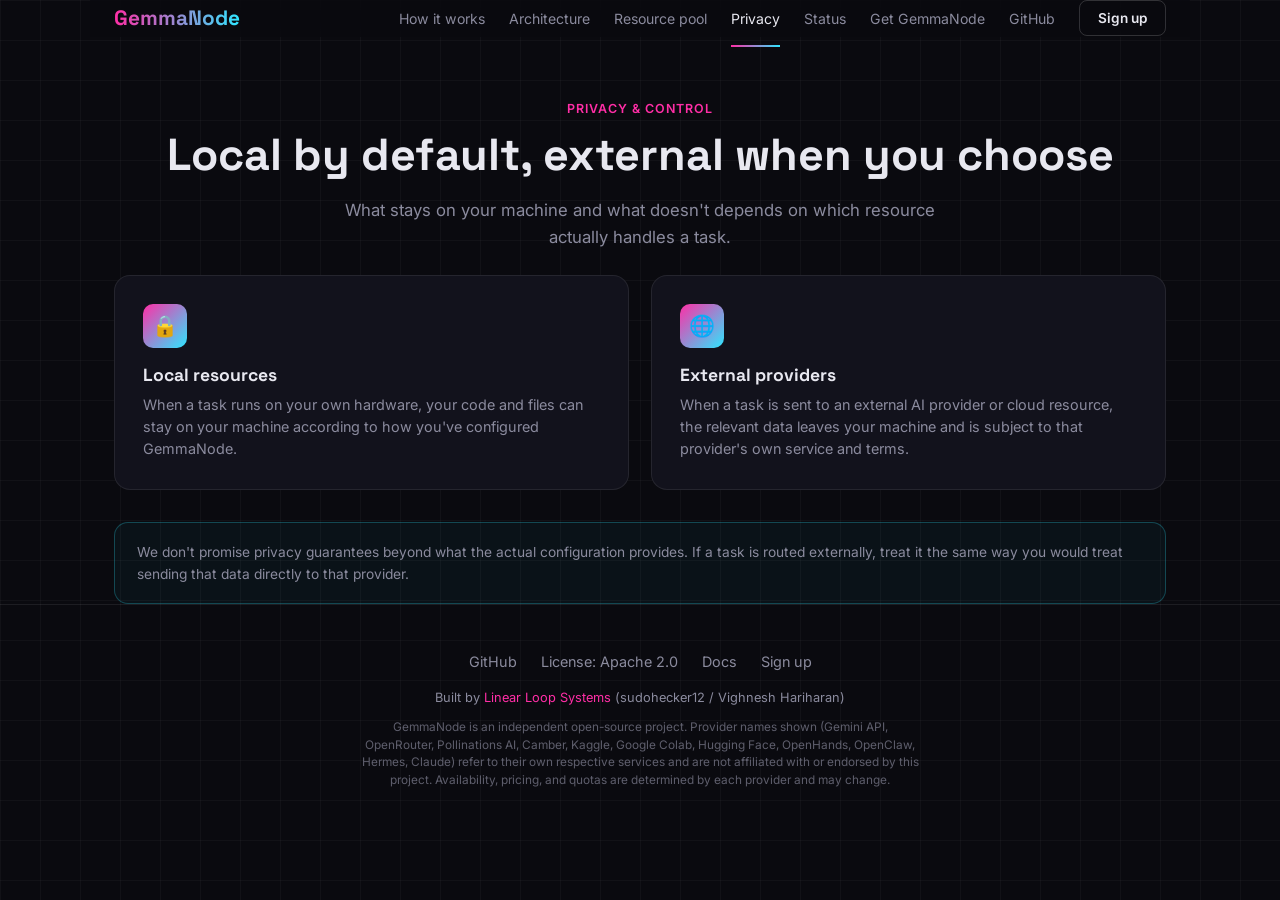
<file: privacy.html>
<!DOCTYPE html>
<html lang="en">
<head>
<meta charset="UTF-8">
<meta name="viewport" content="width=device-width, initial-scale=1.0">
<title>GemmaNode Privacy & Control</title>
<meta name="description" content="What stays on your machine and what doesn't when GemmaNode routes a task.">
<meta name="theme-color" content="#0a0a0f">
<meta property="og:title" content="GemmaNode Privacy & Control">
<meta property="og:description" content="What stays on your machine and what doesn't when GemmaNode routes a task.">
<meta property="og:type" content="website">
<link rel="icon" type="image/svg+xml" href="/logo.svg">
<link rel="preconnect" href="https://fonts.googleapis.com">
<link href="https://fonts.googleapis.com/css2?family=Space+Grotesk:wght@400;500;600;700&family=Inter:wght@400;500;600&family=JetBrains+Mono:wght@400;500&display=swap" rel="stylesheet">
<link rel="stylesheet" href="styles.css">
</head>
<body>
<a href="#main" class="skip-link">Skip to content</a>
<nav class="wrap" id="site-nav">
  <a class="logo" href="index.html">GemmaNode</a>
  <div class="nav-links">
    <a class="nav-link" href="how-it-works.html">How it works</a>
    <a class="nav-link" href="architecture.html">Architecture</a>
    <a class="nav-link" href="resources.html">Resource pool</a>
    <a class="nav-link active" href="privacy.html">Privacy</a>
    <a class="nav-link" href="status.html">Status</a>
    <a class="nav-link" href="get-started.html">Get GemmaNode</a>
    <a class="nav-link" href="https://github.com/Linear-Loop-Systems/GemmaNode">GitHub</a>
    <a class="nav-cta" href="signup.html">Sign up</a>
  </div>
</nav>
<main id="main">

<section class="page-hero">
  <span class="eyebrow">Privacy &amp; control</span>
  <h1>Local by default, external when you choose</h1>
  <p>What stays on your machine and what doesn't depends on which resource actually handles a task.</p>
</section>
<section class="wrap">
  <div class="grid" style="grid-template-columns:repeat(auto-fit,minmax(280px,1fr));">
    <div class="card">
      <div class="icon">🔒</div>
      <h3>Local resources</h3>
      <p>When a task runs on your own hardware, your code and files can stay on your machine according to how you've configured GemmaNode.</p>
    </div>
    <div class="card">
      <div class="icon">🌐</div>
      <h3>External providers</h3>
      <p>When a task is sent to an external AI provider or cloud resource, the relevant data leaves your machine and is subject to that provider's own service and terms.</p>
    </div>
  </div>
  <div class="note-box">
    We don't promise privacy guarantees beyond what the actual configuration provides. If a task is routed externally, treat it the same way you would treat sending that data directly to that provider.
  </div>
</section>
</main>
<footer>
  <div class="foot-links">
    <a href="https://github.com/Linear-Loop-Systems/GemmaNode">GitHub</a>
    <a href="YOUR_LICENSE_URL">License: Apache 2.0</a>
    <a href="YOUR_DOCS_URL">Docs</a>
    <a href="signup.html">Sign up</a>
  </div>
  <div class="credit">Built by <span>Linear Loop Systems</span> (sudohecker12 / Vighnesh Hariharan)</div>
  <p class="disclosure">GemmaNode is an independent open-source project. Provider names shown (Gemini API, OpenRouter, Pollinations AI, Camber, Kaggle, Google Colab, Hugging Face, OpenHands, OpenClaw, Hermes, Claude) refer to their own respective services and are not affiliated with or endorsed by this project. Availability, pricing, and quotas are determined by each provider and may change.</p>
</footer>
<script src="app.js"></script>
</body>
</html>
</file>
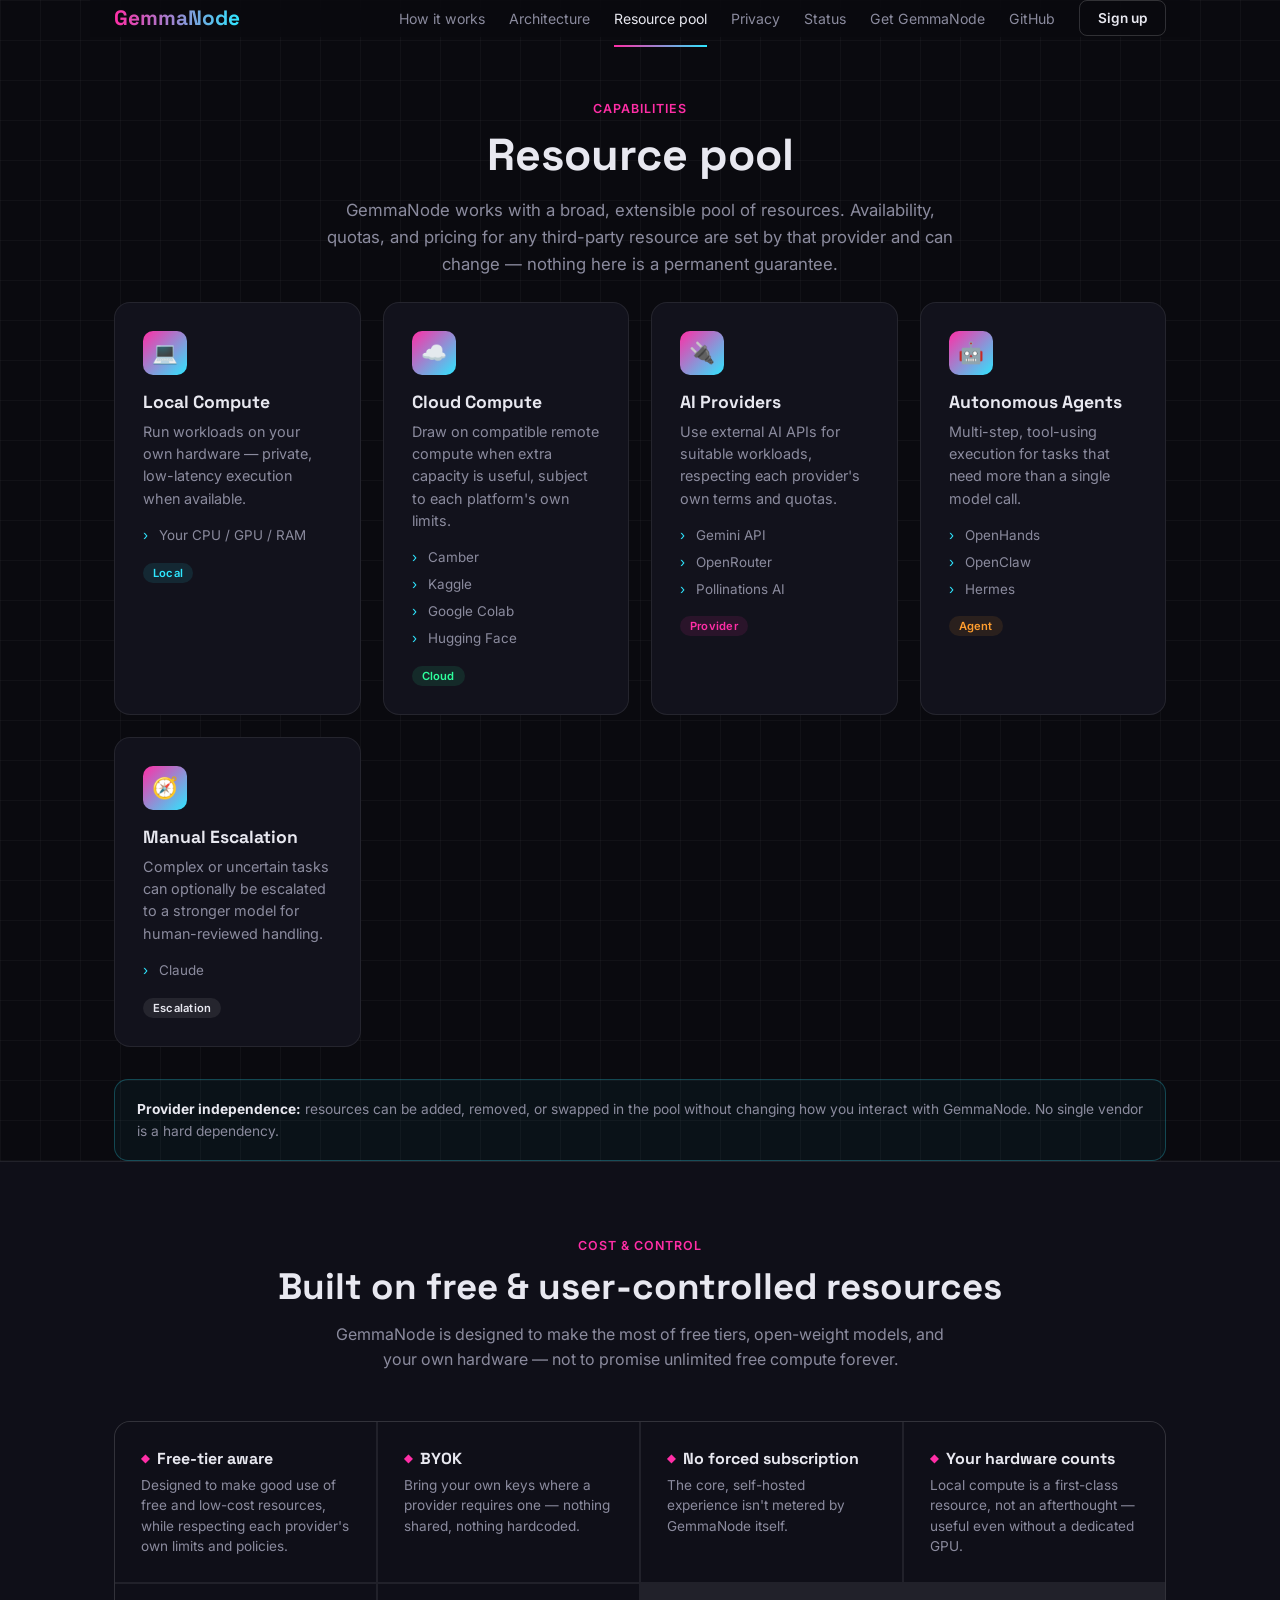
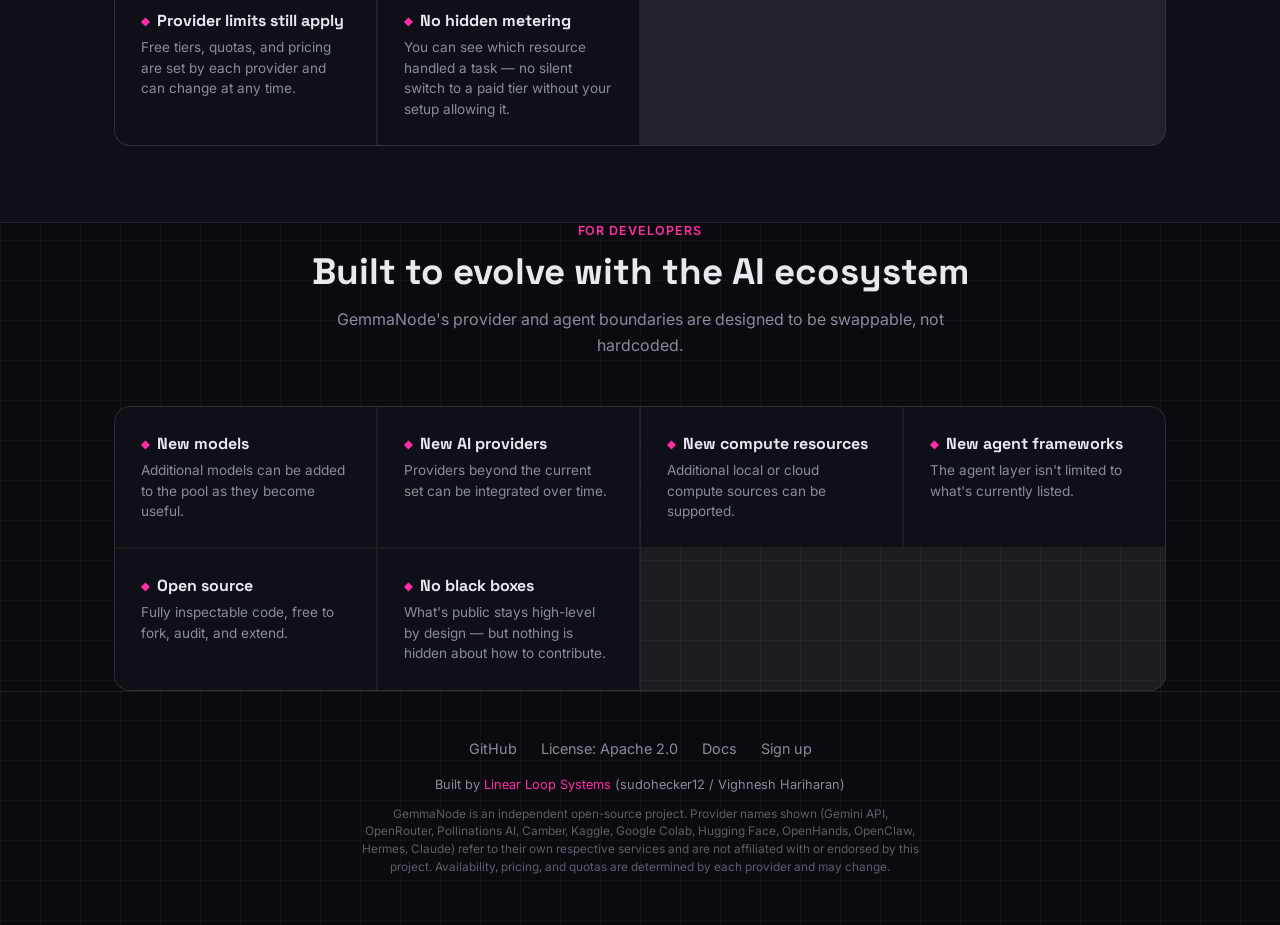
<file: resources.html>
<!DOCTYPE html>
<html lang="en">
<head>
<meta charset="UTF-8">
<meta name="viewport" content="width=device-width, initial-scale=1.0">
<title>GemmaNode Resource Pool</title>
<meta name="description" content="Local compute, cloud compute, AI providers, and agent frameworks GemmaNode can coordinate.">
<meta name="theme-color" content="#0a0a0f">
<meta property="og:title" content="GemmaNode Resource Pool">
<meta property="og:description" content="Local compute, cloud compute, AI providers, and agent frameworks GemmaNode can coordinate.">
<meta property="og:type" content="website">
<link rel="icon" type="image/svg+xml" href="/logo.svg">
<link rel="preconnect" href="https://fonts.googleapis.com">
<link href="https://fonts.googleapis.com/css2?family=Space+Grotesk:wght@400;500;600;700&family=Inter:wght@400;500;600&family=JetBrains+Mono:wght@400;500&display=swap" rel="stylesheet">
<link rel="stylesheet" href="styles.css">
</head>
<body>
<a href="#main" class="skip-link">Skip to content</a>
<nav class="wrap" id="site-nav">
  <a class="logo" href="index.html">GemmaNode</a>
  <div class="nav-links">
    <a class="nav-link" href="how-it-works.html">How it works</a>
    <a class="nav-link" href="architecture.html">Architecture</a>
    <a class="nav-link active" href="resources.html">Resource pool</a>
    <a class="nav-link" href="privacy.html">Privacy</a>
    <a class="nav-link" href="status.html">Status</a>
    <a class="nav-link" href="get-started.html">Get GemmaNode</a>
    <a class="nav-link" href="https://github.com/Linear-Loop-Systems/GemmaNode">GitHub</a>
    <a class="nav-cta" href="signup.html">Sign up</a>
  </div>
</nav>
<main id="main">

<section class="page-hero">
  <span class="eyebrow">Capabilities</span>
  <h1>Resource pool</h1>
  <p>GemmaNode works with a broad, extensible pool of resources. Availability, quotas, and pricing for any third-party resource are set by that provider and can change — nothing here is a permanent guarantee.</p>
</section>
<section class="wrap">
  <div class="grid">
    <div class="card">
      <div class="icon">💻</div>
      <h3>Local Compute</h3>
      <p>Run workloads on your own hardware — private, low-latency execution when available.</p>
      <ul><li>Your CPU / GPU / RAM</li></ul>
      <span class="tag tag-local">Local</span>
    </div>
    <div class="card">
      <div class="icon">☁️</div>
      <h3>Cloud Compute</h3>
      <p>Draw on compatible remote compute when extra capacity is useful, subject to each platform's own limits.</p>
      <ul>
        <li>Camber</li>
        <li>Kaggle</li>
        <li>Google Colab</li>
        <li>Hugging Face</li>
      </ul>
      <span class="tag tag-cloud">Cloud</span>
    </div>
    <div class="card">
      <div class="icon">🔌</div>
      <h3>AI Providers</h3>
      <p>Use external AI APIs for suitable workloads, respecting each provider's own terms and quotas.</p>
      <ul>
        <li>Gemini API</li>
        <li>OpenRouter</li>
        <li>Pollinations AI</li>
      </ul>
      <span class="tag tag-provider">Provider</span>
    </div>
    <div class="card">
      <div class="icon">🤖</div>
      <h3>Autonomous Agents</h3>
      <p>Multi-step, tool-using execution for tasks that need more than a single model call.</p>
      <ul>
        <li>OpenHands</li>
        <li>OpenClaw</li>
        <li>Hermes</li>
      </ul>
      <span class="tag tag-agent">Agent</span>
    </div>
    <div class="card">
      <div class="icon">🧭</div>
      <h3>Manual Escalation</h3>
      <p>Complex or uncertain tasks can optionally be escalated to a stronger model for human-reviewed handling.</p>
      <ul><li>Claude</li></ul>
      <span class="tag tag-escalation">Escalation</span>
    </div>
  </div>
  <div class="note-box">
    <b>Provider independence:</b> resources can be added, removed, or swapped in the pool without changing how you interact with GemmaNode. No single vendor is a hard dependency.
  </div>
</section>

<section class="features">
  <div class="wrap">
    <span class="eyebrow">Cost &amp; control</span>
    <div class="section-title">
      <h2>Built on free &amp; user-controlled resources</h2>
      <p>GemmaNode is designed to make the most of free tiers, open-weight models, and your own hardware — not to promise unlimited free compute forever.</p>
    </div>
    <div class="feat-grid">
      <div class="feat"><h3>Free-tier aware</h3><p>Designed to make good use of free and low-cost resources, while respecting each provider's own limits and policies.</p></div>
      <div class="feat"><h3>BYOK</h3><p>Bring your own keys where a provider requires one — nothing shared, nothing hardcoded.</p></div>
      <div class="feat"><h3>No forced subscription</h3><p>The core, self-hosted experience isn't metered by GemmaNode itself.</p></div>
      <div class="feat"><h3>Your hardware counts</h3><p>Local compute is a first-class resource, not an afterthought — useful even without a dedicated GPU.</p></div>
      <div class="feat"><h3>Provider limits still apply</h3><p>Free tiers, quotas, and pricing are set by each provider and can change at any time.</p></div>
      <div class="feat"><h3>No hidden metering</h3><p>You can see which resource handled a task — no silent switch to a paid tier without your setup allowing it.</p></div>
    </div>
  </div>
</section>

<section class="wrap">
  <span class="eyebrow">For developers</span>
  <div class="section-title">
    <h2>Built to evolve with the AI ecosystem</h2>
    <p>GemmaNode's provider and agent boundaries are designed to be swappable, not hardcoded.</p>
  </div>
  <div class="feat-grid">
    <div class="feat"><h3>New models</h3><p>Additional models can be added to the pool as they become useful.</p></div>
    <div class="feat"><h3>New AI providers</h3><p>Providers beyond the current set can be integrated over time.</p></div>
    <div class="feat"><h3>New compute resources</h3><p>Additional local or cloud compute sources can be supported.</p></div>
    <div class="feat"><h3>New agent frameworks</h3><p>The agent layer isn't limited to what's currently listed.</p></div>
    <div class="feat"><h3>Open source</h3><p>Fully inspectable code, free to fork, audit, and extend.</p></div>
    <div class="feat"><h3>No black boxes</h3><p>What's public stays high-level by design — but nothing is hidden about how to contribute.</p></div>
  </div>
</section>
</main>
<footer>
  <div class="foot-links">
    <a href="https://github.com/Linear-Loop-Systems/GemmaNode">GitHub</a>
    <a href="YOUR_LICENSE_URL">License: Apache 2.0</a>
    <a href="YOUR_DOCS_URL">Docs</a>
    <a href="signup.html">Sign up</a>
  </div>
  <div class="credit">Built by <span>Linear Loop Systems</span> (sudohecker12 / Vighnesh Hariharan)</div>
  <p class="disclosure">GemmaNode is an independent open-source project. Provider names shown (Gemini API, OpenRouter, Pollinations AI, Camber, Kaggle, Google Colab, Hugging Face, OpenHands, OpenClaw, Hermes, Claude) refer to their own respective services and are not affiliated with or endorsed by this project. Availability, pricing, and quotas are determined by each provider and may change.</p>
</footer>
<script src="app.js"></script>
</body>
</html>
</file>
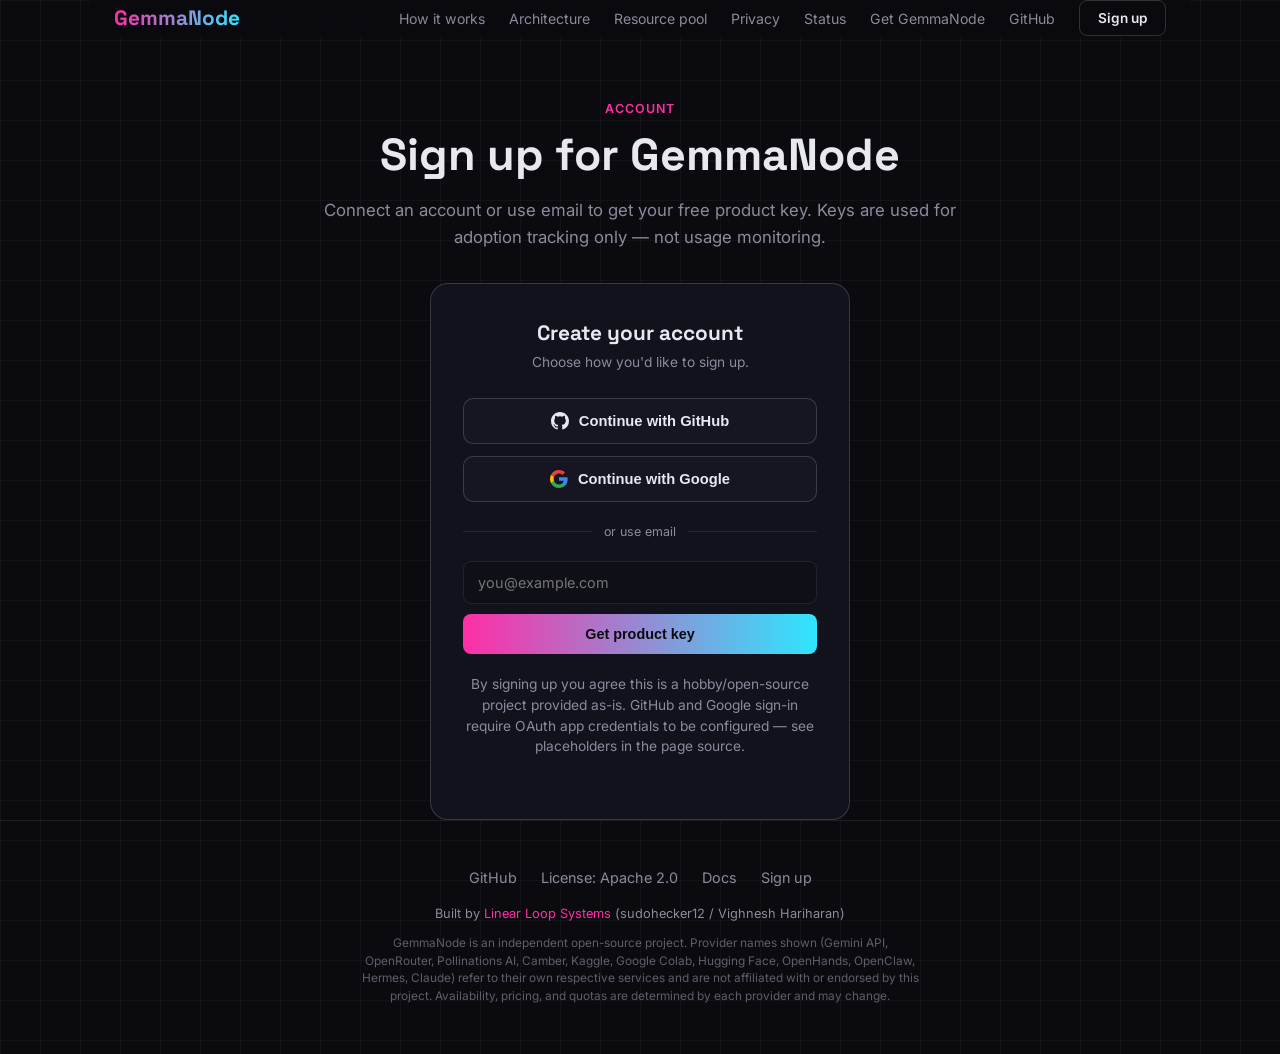
<file: signup.html>
<!DOCTYPE html>
<html lang="en">
<head>
<meta charset="UTF-8">
<meta name="viewport" content="width=device-width, initial-scale=1.0">
<title>Sign up — GemmaNode</title>
<meta name="description" content="Sign up for GemmaNode with GitHub, Google, or email to get your free product key.">
<meta name="theme-color" content="#0a0a0f">
<meta property="og:title" content="Sign up — GemmaNode">
<meta property="og:description" content="Sign up for GemmaNode with GitHub, Google, or email to get your free product key.">
<meta property="og:type" content="website">
<link rel="icon" type="image/svg+xml" href="/logo.svg">
<link rel="preconnect" href="https://fonts.googleapis.com">
<link href="https://fonts.googleapis.com/css2?family=Space+Grotesk:wght@400;500;600;700&family=Inter:wght@400;500;600&family=JetBrains+Mono:wght@400;500&display=swap" rel="stylesheet">
<link rel="stylesheet" href="styles.css">
</head>
<body>
<a href="#main" class="skip-link">Skip to content</a>
<nav class="wrap" id="site-nav">
  <a class="logo" href="index.html">GemmaNode</a>
  <div class="nav-links">
    <a class="nav-link" href="how-it-works.html">How it works</a>
    <a class="nav-link" href="architecture.html">Architecture</a>
    <a class="nav-link" href="resources.html">Resource pool</a>
    <a class="nav-link" href="privacy.html">Privacy</a>
    <a class="nav-link" href="status.html">Status</a>
    <a class="nav-link" href="get-started.html">Get GemmaNode</a>
    <a class="nav-link" href="https://github.com/Linear-Loop-Systems/GemmaNode">GitHub</a>
    <a class="nav-cta" href="signup.html">Sign up</a>
  </div>
</nav>
<main id="main">

<section class="page-hero" style="padding-bottom:8px;">
  <span class="eyebrow">Account</span>
  <h1>Sign up for GemmaNode</h1>
  <p>Connect an account or use email to get your free product key. Keys are used for adoption tracking only — not usage monitoring.</p>
</section>
<section class="wrap" style="padding-top:24px;">
  <div class="auth-wrap">
    <h2>Create your account</h2>
    <p>Choose how you'd like to sign up.</p>

    <button class="oauth-btn github" id="githubSignup" type="button">
      <svg width="18" height="18" viewBox="0 0 16 16" fill="currentColor" aria-hidden="true"><path d="M8 0C3.58 0 0 3.58 0 8a8 8 0 0 0 5.47 7.59c.4.07.55-.17.55-.38 0-.19-.01-.82-.01-1.49-2.01.37-2.53-.49-2.69-.94-.09-.23-.48-.94-.82-1.13-.28-.15-.68-.52-.01-.53.63-.01 1.08.58 1.23.82.72 1.21 1.87.87 2.33.66.07-.52.28-.87.51-1.07-1.78-.2-3.64-.89-3.64-3.95 0-.87.31-1.59.82-2.15-.08-.2-.36-1.02.08-2.12 0 0 .67-.21 2.2.82a7.5 7.5 0 0 1 4 0c1.53-1.04 2.2-.82 2.2-.82.44 1.1.16 1.92.08 2.12.51.56.82 1.27.82 2.15 0 3.07-1.87 3.75-3.65 3.95.29.25.54.73.54 1.48 0 1.07-.01 1.93-.01 2.2 0 .21.15.46.55.38A8 8 0 0 0 16 8c0-4.42-3.58-8-8-8Z"/></svg>
      Continue with GitHub
    </button>

    <button class="oauth-btn google" id="googleSignup" type="button">
      <svg width="18" height="18" viewBox="0 0 18 18" aria-hidden="true">
        <path fill="#4285F4" d="M17.64 9.2c0-.64-.06-1.25-.16-1.84H9v3.48h4.84c-.21 1.13-.85 2.09-1.8 2.73v2.27h2.92c1.71-1.57 2.68-3.88 2.68-6.64Z"/>
        <path fill="#34A853" d="M9 18c2.43 0 4.47-.8 5.96-2.18l-2.92-2.27c-.81.54-1.84.86-3.04.86-2.34 0-4.32-1.58-5.03-3.71H.94v2.34A9 9 0 0 0 9 18Z"/>
        <path fill="#FBBC05" d="M3.97 10.7A5.4 5.4 0 0 1 3.68 9c0-.59.1-1.17.29-1.7V4.96H.94A9 9 0 0 0 0 9c0 1.45.35 2.83.94 4.04l3.03-2.34Z"/>
        <path fill="#EA4335" d="M9 3.58c1.32 0 2.51.45 3.44 1.35l2.58-2.58C13.46.89 11.43 0 9 0A9 9 0 0 0 .94 4.96l3.03 2.34C4.68 5.16 6.66 3.58 9 3.58Z"/>
      </svg>
      Continue with Google
    </button>

    <div class="auth-divider">or use email</div>

    <form class="key-form" id="keyForm" style="flex-direction:column;">
      <input type="email" id="keyEmail" placeholder="you@example.com" required autocomplete="email" style="width:100%;">
      <button type="submit" id="keySubmit" style="width:100%;">Get product key</button>
    </form>
    <div class="key-status" id="keyStatus"></div>
    <div class="key-result" id="keyResult">
      <span id="keyValue">GNODE-XXXX-XXXX-XXXX</span>
      <button class="copy-btn" id="keyCopy">Copy</button>
    </div>

    <p class="auth-note">By signing up you agree this is a hobby/open-source project provided as-is. GitHub and Google sign-in require OAuth app credentials to be configured — see placeholders in the page source.</p>
  </div>
</section>
</main>
<footer>
  <div class="foot-links">
    <a href="https://github.com/Linear-Loop-Systems/GemmaNode">GitHub</a>
    <a href="YOUR_LICENSE_URL">License: Apache 2.0</a>
    <a href="YOUR_DOCS_URL">Docs</a>
    <a href="signup.html">Sign up</a>
  </div>
  <div class="credit">Built by <span>Linear Loop Systems</span> (sudohecker12 / Vighnesh Hariharan)</div>
  <p class="disclosure">GemmaNode is an independent open-source project. Provider names shown (Gemini API, OpenRouter, Pollinations AI, Camber, Kaggle, Google Colab, Hugging Face, OpenHands, OpenClaw, Hermes, Claude) refer to their own respective services and are not affiliated with or endorsed by this project. Availability, pricing, and quotas are determined by each provider and may change.</p>
</footer>
<script src="app.js"></script>
</body>
</html>
</file>
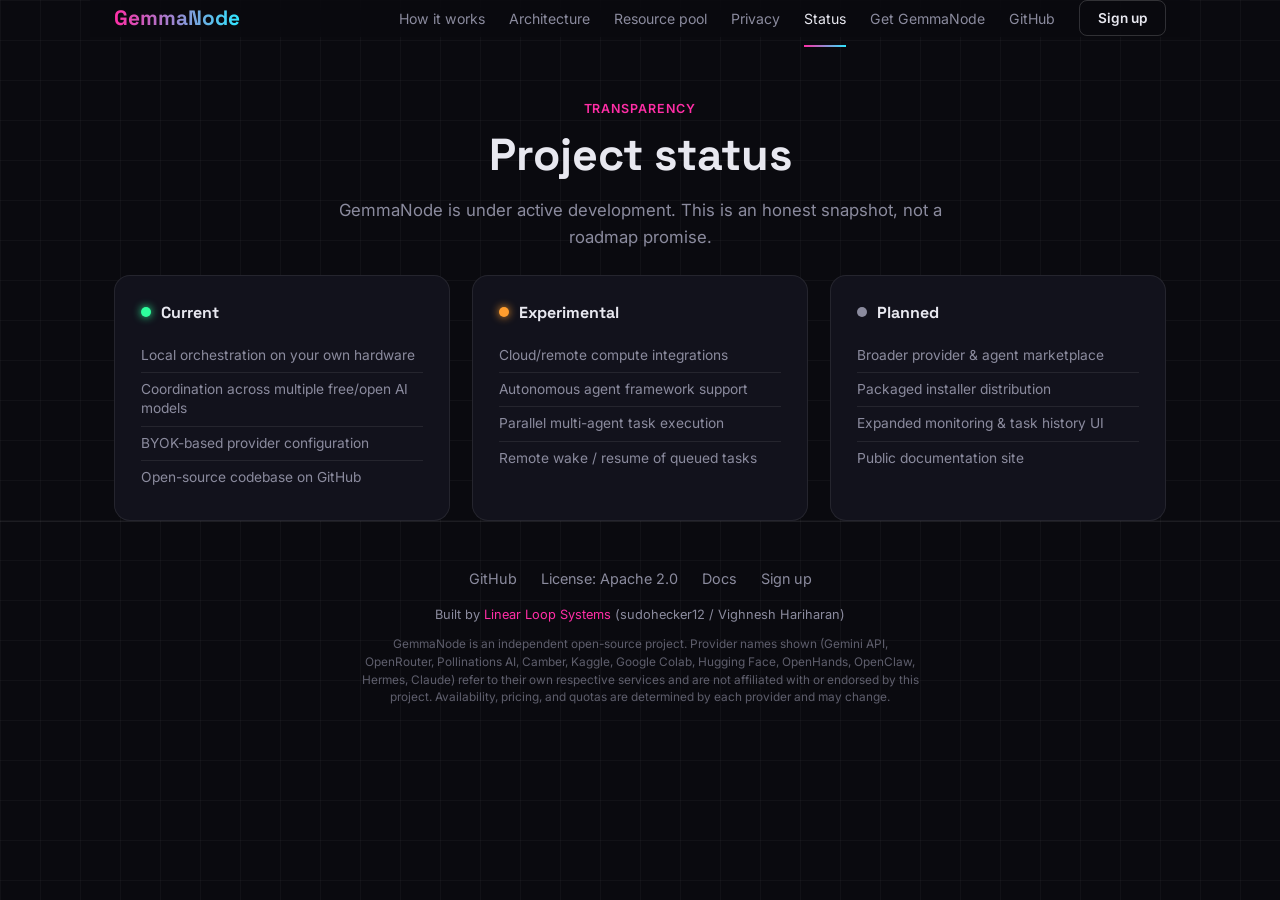
<file: status.html>
<!DOCTYPE html>
<html lang="en">
<head>
<meta charset="UTF-8">
<meta name="viewport" content="width=device-width, initial-scale=1.0">
<title>GemmaNode Project Status</title>
<meta name="description" content="An honest snapshot of what's current, experimental, and planned in GemmaNode.">
<meta name="theme-color" content="#0a0a0f">
<meta property="og:title" content="GemmaNode Project Status">
<meta property="og:description" content="An honest snapshot of what's current, experimental, and planned in GemmaNode.">
<meta property="og:type" content="website">
<link rel="icon" type="image/svg+xml" href="/logo.svg">
<link rel="preconnect" href="https://fonts.googleapis.com">
<link href="https://fonts.googleapis.com/css2?family=Space+Grotesk:wght@400;500;600;700&family=Inter:wght@400;500;600&family=JetBrains+Mono:wght@400;500&display=swap" rel="stylesheet">
<link rel="stylesheet" href="styles.css">
</head>
<body>
<a href="#main" class="skip-link">Skip to content</a>
<nav class="wrap" id="site-nav">
  <a class="logo" href="index.html">GemmaNode</a>
  <div class="nav-links">
    <a class="nav-link" href="how-it-works.html">How it works</a>
    <a class="nav-link" href="architecture.html">Architecture</a>
    <a class="nav-link" href="resources.html">Resource pool</a>
    <a class="nav-link" href="privacy.html">Privacy</a>
    <a class="nav-link active" href="status.html">Status</a>
    <a class="nav-link" href="get-started.html">Get GemmaNode</a>
    <a class="nav-link" href="https://github.com/Linear-Loop-Systems/GemmaNode">GitHub</a>
    <a class="nav-cta" href="signup.html">Sign up</a>
  </div>
</nav>
<main id="main">

<section class="page-hero">
  <span class="eyebrow">Transparency</span>
  <h1>Project status</h1>
  <p>GemmaNode is under active development. This is an honest snapshot, not a roadmap promise.</p>
</section>
<section class="wrap">
  <div class="status-grid">
    <div class="status-col">
      <div class="status-head"><span class="status-dot dot-current"></span><h3>Current</h3></div>
      <ul>
        <li>Local orchestration on your own hardware</li>
        <li>Coordination across multiple free/open AI models</li>
        <li>BYOK-based provider configuration</li>
        <li>Open-source codebase on GitHub</li>
      </ul>
    </div>
    <div class="status-col">
      <div class="status-head"><span class="status-dot dot-experimental"></span><h3>Experimental</h3></div>
      <ul>
        <li>Cloud/remote compute integrations</li>
        <li>Autonomous agent framework support</li>
        <li>Parallel multi-agent task execution</li>
        <li>Remote wake / resume of queued tasks</li>
      </ul>
    </div>
    <div class="status-col">
      <div class="status-head"><span class="status-dot dot-planned"></span><h3>Planned</h3></div>
      <ul>
        <li>Broader provider &amp; agent marketplace</li>
        <li>Packaged installer distribution</li>
        <li>Expanded monitoring &amp; task history UI</li>
        <li>Public documentation site</li>
      </ul>
    </div>
  </div>
</section>
</main>
<footer>
  <div class="foot-links">
    <a href="https://github.com/Linear-Loop-Systems/GemmaNode">GitHub</a>
    <a href="YOUR_LICENSE_URL">License: Apache 2.0</a>
    <a href="YOUR_DOCS_URL">Docs</a>
    <a href="signup.html">Sign up</a>
  </div>
  <div class="credit">Built by <span>Linear Loop Systems</span> (sudohecker12 / Vighnesh Hariharan)</div>
  <p class="disclosure">GemmaNode is an independent open-source project. Provider names shown (Gemini API, OpenRouter, Pollinations AI, Camber, Kaggle, Google Colab, Hugging Face, OpenHands, OpenClaw, Hermes, Claude) refer to their own respective services and are not affiliated with or endorsed by this project. Availability, pricing, and quotas are determined by each provider and may change.</p>
</footer>
<script src="app.js"></script>
</body>
</html>
</file>
<file: styles.css>
:root{
    --bg:#0a0a0f;
    --bg2:#0f0f18;
    --pink:#ff2ea6;
    --blue:#2ee6ff;
    --green:#2eff9d;
    --orange:#ff9d2e;
    --text:#e8e8f0;
    --muted:#8b8b9e;
    --card:#12121c;
    --card2:#161622;
    --border:rgba(255,255,255,0.08);
    --border-strong:rgba(255,255,255,0.16);
  }
  *{margin:0;padding:0;box-sizing:border-box;}
  html{scroll-behavior:smooth;}
  body{
    background:var(--bg);
    color:var(--text);
    font-family:'Inter',sans-serif;
    overflow-x:hidden;
    background-image:
      linear-gradient(rgba(255,255,255,0.03) 1px, transparent 1px),
      linear-gradient(90deg, rgba(255,255,255,0.03) 1px, transparent 1px);
    background-size:40px 40px;
  }
  h1,h2,h3{font-family:'Space Grotesk',sans-serif;}
  code, .mono{font-family:'JetBrains Mono',monospace;}
  a{text-decoration:none;color:inherit;}
  a:focus-visible, button:focus-visible{outline:2px solid var(--blue);outline-offset:3px;border-radius:4px;}
  .wrap{max-width:1100px;margin:0 auto;padding:0 24px;}

  .skip-link{position:absolute;left:-999px;top:0;background:var(--blue);color:#0a0a0f;padding:10px 18px;border-radius:0 0 8px 0;font-weight:600;z-index:999;}
  .skip-link:focus{left:0;}

  @media (prefers-reduced-motion: reduce){
    *{animation-duration:.01ms !important;animation-iteration-count:1 !important;transition-duration:.01ms !important;}
  }

  nav{display:flex;justify-content:space-between;align-items:center;padding:22px 0;flex-wrap:wrap;gap:14px;position:sticky;top:0;z-index:50;background:rgba(10,10,15,0.75);backdrop-filter:blur(10px);border-bottom:1px solid transparent;}
  nav.scrolled{border-bottom:1px solid var(--border);}
  .logo{font-family:'Space Grotesk',sans-serif;font-weight:700;font-size:1.3rem;
    background:linear-gradient(90deg,var(--pink),var(--blue));
    -webkit-background-clip:text;background-clip:text;color:transparent;}
  .nav-links{display:flex;flex-wrap:wrap;align-items:center;}
  .nav-link{color:var(--muted);font-size:0.88rem;margin-left:24px;transition:color .2s;white-space:nowrap;}
  .nav-link:hover{color:var(--text);}
  .nav-cta{margin-left:24px;padding:9px 18px;border-radius:8px;border:1px solid var(--border-strong);font-size:0.85rem;font-weight:600;transition:all .2s;}
  .nav-cta:hover{border-color:var(--blue);box-shadow:0 0 14px rgba(46,230,255,0.25);}

  .hero{text-align:center;padding:90px 24px 76px;position:relative;}
  .hero::before{
    content:"";position:absolute;top:6%;left:50%;transform:translateX(-50%);
    width:650px;height:650px;
    background:radial-gradient(circle, rgba(255,46,166,0.14), transparent 70%);
    filter:blur(40px);z-index:-1;
  }
  .badge{display:inline-block;padding:6px 16px;border:1px solid var(--border);
    border-radius:999px;font-size:0.8rem;color:var(--blue);margin-bottom:24px;
    background:rgba(46,230,255,0.05);}
  .hero h1{font-size:clamp(2.3rem,5.6vw,4rem);font-weight:700;line-height:1.12;
    color:#fff;
    margin-bottom:20px;}
  .hero h1 span{
    background:linear-gradient(90deg,var(--pink),var(--blue));
    -webkit-background-clip:text;background-clip:text;color:transparent;
  }
  .hero p{color:var(--muted);font-size:1.12rem;max-width:600px;margin:0 auto 40px;line-height:1.6;}
  .btn-row{display:flex;gap:16px;justify-content:center;flex-wrap:wrap;}
  .btn{
    padding:14px 32px;border-radius:10px;font-weight:600;font-size:0.95rem;
    display:inline-block;transition:all .25s ease;border:1px solid transparent;
  }
  .btn-primary{
    background:linear-gradient(90deg,var(--pink),var(--blue));
    color:#0a0a0f;box-shadow:0 0 20px rgba(255,46,166,0.3),0 0 20px rgba(46,230,255,0.2);
  }
  .btn-primary:hover{box-shadow:0 0 34px rgba(255,46,166,0.55),0 0 34px rgba(46,230,255,0.4);transform:translateY(-2px);}
  .btn-ghost{border-color:var(--border);color:var(--text);}
  .btn-ghost:hover{border-color:var(--blue);box-shadow:0 0 16px rgba(46,230,255,0.25);}

  /* hero strip stats */
  .hero-strip{display:flex;justify-content:center;gap:36px;flex-wrap:wrap;margin-top:56px;color:var(--muted);font-size:0.82rem;}
  .hero-strip div{display:flex;align-items:center;gap:8px;}
  .hero-strip .dot{width:6px;height:6px;border-radius:50%;background:var(--blue);}

  section{padding:76px 0;}
  .eyebrow{color:var(--pink);font-size:0.78rem;font-weight:600;letter-spacing:.08em;text-transform:uppercase;margin-bottom:10px;display:block;text-align:center;}
  .section-title{text-align:center;margin-bottom:48px;}
  .section-title h2{font-size:clamp(1.6rem,4vw,2.3rem);margin-bottom:12px;}
  .section-title p{color:var(--muted);font-size:1rem;max-width:620px;margin:0 auto;line-height:1.6;}

  .grid{display:grid;grid-template-columns:repeat(auto-fit,minmax(230px,1fr));gap:22px;}
  .card{
    background:var(--card);border:1px solid var(--border);border-radius:16px;
    padding:28px;transition:all .3s ease;position:relative;overflow:hidden;
    opacity:0;transform:translateY(16px);animation:fadeIn .6s ease forwards;
  }
  .card:nth-child(1){animation-delay:.05s;}
  .card:nth-child(2){animation-delay:.15s;}
  .card:nth-child(3){animation-delay:.25s;}
  .card:nth-child(4){animation-delay:.35s;}
  .card:nth-child(5){animation-delay:.45s;}
  @keyframes fadeIn{to{opacity:1;transform:translateY(0);}}
  .card:hover{
    border-color:rgba(255,46,166,0.4);
    box-shadow:0 0 30px rgba(255,46,166,0.12), 0 0 30px rgba(46,230,255,0.08);
    transform:translateY(-4px);
  }
  .card .icon{
    width:44px;height:44px;border-radius:10px;margin-bottom:16px;
    background:linear-gradient(135deg,var(--pink),var(--blue));
    display:flex;align-items:center;justify-content:center;font-size:1.3rem;
  }
  .card h3{font-size:1.1rem;margin-bottom:8px;}
  .card p{color:var(--muted);font-size:0.9rem;line-height:1.55;}
  .card ul{margin-top:12px;padding-left:0;list-style:none;}
  .card ul li{color:var(--muted);font-size:0.84rem;padding:4px 0 4px 16px;position:relative;line-height:1.4;}
  .card ul li::before{content:"›";position:absolute;left:0;color:var(--blue);}
  .card .tag{display:inline-block;margin-top:14px;padding:3px 10px;border-radius:999px;font-size:0.7rem;font-weight:600;letter-spacing:.02em;}
  .tag-local{background:rgba(46,230,255,0.1);color:var(--blue);}
  .tag-cloud{background:rgba(46,255,157,0.1);color:var(--green);}
  .tag-provider{background:rgba(255,46,166,0.1);color:var(--pink);}
  .tag-agent{background:rgba(255,157,46,0.1);color:var(--orange);}
  .tag-escalation{background:rgba(255,255,255,0.08);color:var(--text);}

  .features{background:var(--bg2);border-top:1px solid var(--border);border-bottom:1px solid var(--border);}
  .feat-grid{display:grid;grid-template-columns:repeat(auto-fit,minmax(240px,1fr));gap:2px;
    background:var(--border);border:1px solid var(--border);border-radius:16px;overflow:hidden;}
  .feat{background:var(--bg2);padding:26px;transition:background .25s;}
  .feat:hover{background:var(--card);}
  .feat h3{font-size:1rem;margin-bottom:6px;display:flex;align-items:center;gap:8px;}
  .feat h3::before{content:"◆";color:var(--pink);font-size:0.7rem;}
  .feat p{color:var(--muted);font-size:0.85rem;line-height:1.5;}

  /* ---- How it works: numbered step flow ---- */
  .steps{display:flex;flex-direction:column;gap:0;max-width:720px;margin:0 auto;}
  .step{display:flex;gap:22px;padding:22px 0;position:relative;}
  .step:not(:last-child)::before{
    content:"";position:absolute;left:23px;top:56px;bottom:-6px;width:1px;
    background:linear-gradient(var(--border-strong),transparent);
  }
  .step-num{
    flex:none;width:48px;height:48px;border-radius:50%;
    background:var(--card2);border:1px solid var(--border-strong);
    display:flex;align-items:center;justify-content:center;
    font-family:'Space Grotesk',sans-serif;font-weight:700;font-size:1.05rem;color:var(--blue);
  }
  .step-body h3{font-size:1.02rem;margin-bottom:6px;}
  .step-body p{color:var(--muted);font-size:0.9rem;line-height:1.55;}

  /* ---- Architecture flow diagram ---- */
  .flow-wrap{background:var(--card);border:1px solid var(--border);border-radius:20px;padding:44px 28px;position:relative;}
  .flow{display:flex;flex-direction:column;align-items:center;gap:0;}
  .flow-node{
    width:100%;max-width:420px;background:var(--card2);border:1px solid var(--border-strong);
    border-radius:12px;padding:16px 20px;text-align:center;position:relative;z-index:2;
  }
  .flow-node.accent{border-color:rgba(46,230,255,0.5);box-shadow:0 0 22px rgba(46,230,255,0.12);}
  .flow-node.pink{border-color:rgba(255,46,166,0.5);box-shadow:0 0 22px rgba(255,46,166,0.12);}
  .flow-node h4{font-size:0.95rem;font-weight:600;margin-bottom:3px;}
  .flow-node span{color:var(--muted);font-size:0.78rem;}
  .flow-arrow{color:var(--border-strong);font-size:1.4rem;line-height:1;padding:6px 0;}
  .flow-pool{
    display:grid;grid-template-columns:repeat(auto-fit,minmax(140px,1fr));gap:10px;
    width:100%;max-width:640px;margin:4px 0;
  }
  .flow-pool .flow-node{max-width:none;padding:12px 14px;}
  .flow-pool .flow-node h4{font-size:0.82rem;}
  .flow-pool .flow-node span{font-size:0.72rem;}
  .flow-branch{
    display:flex;gap:18px;align-items:stretch;width:100%;max-width:640px;justify-content:center;flex-wrap:wrap;
  }
  .flow-branch .flow-col{flex:1;min-width:260px;display:flex;flex-direction:column;align-items:center;}
  .escalation-note{
    margin-top:18px;padding:14px 18px;border:1px dashed var(--border-strong);border-radius:10px;
    color:var(--muted);font-size:0.82rem;text-align:center;max-width:480px;
  }
  .escalation-note b{color:var(--orange);}

  /* ---- Status section ---- */
  .status-grid{display:grid;grid-template-columns:repeat(auto-fit,minmax(260px,1fr));gap:22px;}
  .status-col{background:var(--card);border:1px solid var(--border);border-radius:16px;padding:26px;}
  .status-head{display:flex;align-items:center;gap:10px;margin-bottom:16px;}
  .status-dot{width:10px;height:10px;border-radius:50%;}
  .dot-current{background:var(--green);box-shadow:0 0 8px var(--green);}
  .dot-experimental{background:var(--orange);box-shadow:0 0 8px var(--orange);}
  .dot-planned{background:var(--muted);}
  .status-head h3{font-size:1rem;}
  .status-col ul{list-style:none;}
  .status-col li{color:var(--muted);font-size:0.86rem;padding:7px 0;border-bottom:1px solid var(--border);line-height:1.4;}
  .status-col li:last-child{border-bottom:none;}

  /* ---- Get started ---- */
  .get-grid{display:grid;grid-template-columns:repeat(auto-fit,minmax(220px,1fr));gap:20px;margin-bottom:40px;}
  .get-card{background:var(--card);border:1px solid var(--border);border-radius:16px;padding:26px;text-align:center;transition:all .25s;}
  .get-card:hover{border-color:var(--border-strong);transform:translateY(-3px);}
  .get-card .icon{width:44px;height:44px;margin:0 auto 14px;border-radius:10px;
    background:linear-gradient(135deg,var(--pink),var(--blue));display:flex;align-items:center;justify-content:center;font-size:1.3rem;}
  .get-card h3{font-size:1rem;margin-bottom:6px;}
  .get-card p{color:var(--muted);font-size:0.84rem;margin-bottom:16px;line-height:1.5;}
  .get-card a.btn{padding:9px 20px;font-size:0.84rem;}

  .req-box{background:var(--bg2);border:1px solid var(--border);border-radius:16px;padding:30px;}
  .req-box h3{font-size:1rem;margin-bottom:16px;}
  .req-list{list-style:none;display:grid;grid-template-columns:repeat(auto-fit,minmax(220px,1fr));gap:12px;}
  .req-list li{color:var(--muted);font-size:0.86rem;padding-left:18px;position:relative;line-height:1.4;}
  .req-list li::before{content:"—";position:absolute;left:0;color:var(--blue);}

  .key-box{background:var(--card);border:1px solid var(--border-strong);border-radius:16px;padding:30px;margin-bottom:24px;}
  .key-box h3{font-size:1.05rem;margin-bottom:6px;}
  .key-box p{color:var(--muted);font-size:0.86rem;margin-bottom:18px;line-height:1.5;}
  .key-form{display:flex;gap:10px;flex-wrap:wrap;}
  .key-form input{
    flex:1;min-width:220px;background:var(--bg2);border:1px solid var(--border);
    color:var(--text);padding:12px 14px;border-radius:8px;font-size:0.9rem;font-family:'Inter',sans-serif;
  }
  .key-form input:focus{outline:none;border-color:var(--blue);box-shadow:0 0 0 3px rgba(46,230,255,0.12);}
  .key-form button{
    padding:12px 24px;border-radius:8px;font-weight:600;font-size:0.9rem;border:none;cursor:pointer;
    background:linear-gradient(90deg,var(--pink),var(--blue));color:#0a0a0f;transition:opacity .2s;
  }
  .key-form button:hover{opacity:.9;}
  .key-form button:disabled{opacity:.5;cursor:not-allowed;}
  .key-result{margin-top:16px;padding:14px 16px;border-radius:8px;border:1px dashed var(--border-strong);
    font-family:'JetBrains Mono',monospace;font-size:0.88rem;display:none;align-items:center;justify-content:space-between;gap:12px;flex-wrap:wrap;}
  .key-result.show{display:flex;}
  .key-result .copy-btn{background:var(--card2);border:1px solid var(--border);color:var(--text);
    padding:6px 12px;border-radius:6px;font-size:0.78rem;cursor:pointer;font-family:'Inter',sans-serif;}
  .key-status{font-size:0.78rem;margin-top:10px;color:var(--muted);}
  .key-status.error{color:var(--pink);}
  .key-status.ok{color:var(--green);}

  .note-box{
    background:rgba(46,230,255,0.04);border:1px solid rgba(46,230,255,0.25);border-radius:14px;
    padding:18px 22px;font-size:0.86rem;color:var(--muted);line-height:1.6;margin-top:32px;
  }
  .note-box b{color:var(--text);}

  footer{padding:48px 24px;text-align:center;border-top:1px solid var(--border);}
  footer .foot-links{display:flex;gap:24px;justify-content:center;margin-bottom:20px;flex-wrap:wrap;}
  footer .foot-links a{color:var(--muted);font-size:0.9rem;transition:color .2s;}
  footer .foot-links a:hover{color:var(--blue);}
  footer .credit{color:var(--muted);font-size:0.8rem;margin-bottom:6px;}
  footer .credit span{color:var(--pink);}
  footer .disclosure{color:var(--muted);opacity:.65;font-size:0.74rem;max-width:560px;margin:14px auto 0;line-height:1.5;}

  @media(max-width:700px){
    .flow-branch{flex-direction:column;align-items:center;}
  }
  @media(max-width:600px){
    nav{flex-direction:column;gap:12px;}
    .nav-links{justify-content:center;}
    .nav-link{margin:0 10px;}
    .nav-cta{margin:8px 0 0;}
    .btn-row{flex-direction:column;align-items:center;}
    .hero-strip{gap:18px;}
  }

/* ---- Multi-page nav / OAuth signup ---- */
.nav-link.active{color:var(--text);position:relative;}
.nav-link.active::after{content:"";position:absolute;left:0;right:0;bottom:-20px;height:2px;background:linear-gradient(90deg,var(--pink),var(--blue));}

.page-hero{text-align:center;padding:64px 24px 24px;}
.page-hero .eyebrow{margin-bottom:10px;}
.page-hero h1{font-size:clamp(2rem,5vw,2.8rem);margin-bottom:14px;}
.page-hero p{color:var(--muted);max-width:640px;margin:0 auto;font-size:1.05rem;line-height:1.6;}

.home-links{display:grid;grid-template-columns:repeat(auto-fit,minmax(220px,1fr));gap:20px;margin-top:56px;}
.home-link-card{
  background:var(--card);border:1px solid var(--border);border-radius:16px;padding:26px;
  text-align:left;transition:all .25s ease;display:block;
}
.home-link-card:hover{border-color:rgba(255,46,166,0.4);box-shadow:0 0 26px rgba(255,46,166,0.12);transform:translateY(-3px);}
.home-link-card .icon{width:40px;height:40px;border-radius:9px;margin-bottom:14px;
  background:linear-gradient(135deg,var(--pink),var(--blue));display:flex;align-items:center;justify-content:center;font-size:1.15rem;}
.home-link-card h3{font-size:1.02rem;margin-bottom:6px;}
.home-link-card p{color:var(--muted);font-size:0.85rem;line-height:1.5;}
.home-link-card .arrow{margin-top:12px;color:var(--blue);font-size:0.82rem;font-weight:600;}

.auth-wrap{max-width:420px;margin:0 auto;background:var(--card);border:1px solid var(--border-strong);border-radius:18px;padding:36px 32px;}
.auth-wrap h2{font-size:1.3rem;text-align:center;margin-bottom:6px;}
.auth-wrap>p{color:var(--muted);font-size:0.86rem;text-align:center;margin-bottom:26px;line-height:1.5;}
.oauth-btn{
  width:100%;display:flex;align-items:center;justify-content:center;gap:10px;
  padding:13px 18px;border-radius:10px;font-weight:600;font-size:0.92rem;margin-bottom:12px;
  border:1px solid var(--border-strong);background:var(--card2);color:var(--text);cursor:pointer;transition:all .2s;
}
.oauth-btn:hover{border-color:var(--border-strong);background:#1b1b28;transform:translateY(-1px);}
.oauth-btn svg{flex:none;}
.oauth-btn.github:hover{box-shadow:0 0 18px rgba(255,255,255,0.08);}
.oauth-btn.google:hover{box-shadow:0 0 18px rgba(46,230,255,0.15);}

.auth-divider{display:flex;align-items:center;gap:12px;margin:22px 0;color:var(--muted);font-size:0.78rem;}
.auth-divider::before,.auth-divider::after{content:"";flex:1;height:1px;background:var(--border);}

.auth-note{margin-top:20px;font-size:0.76rem;color:var(--muted);text-align:center;line-height:1.5;}
.auth-note a{color:var(--blue);}
</file>
